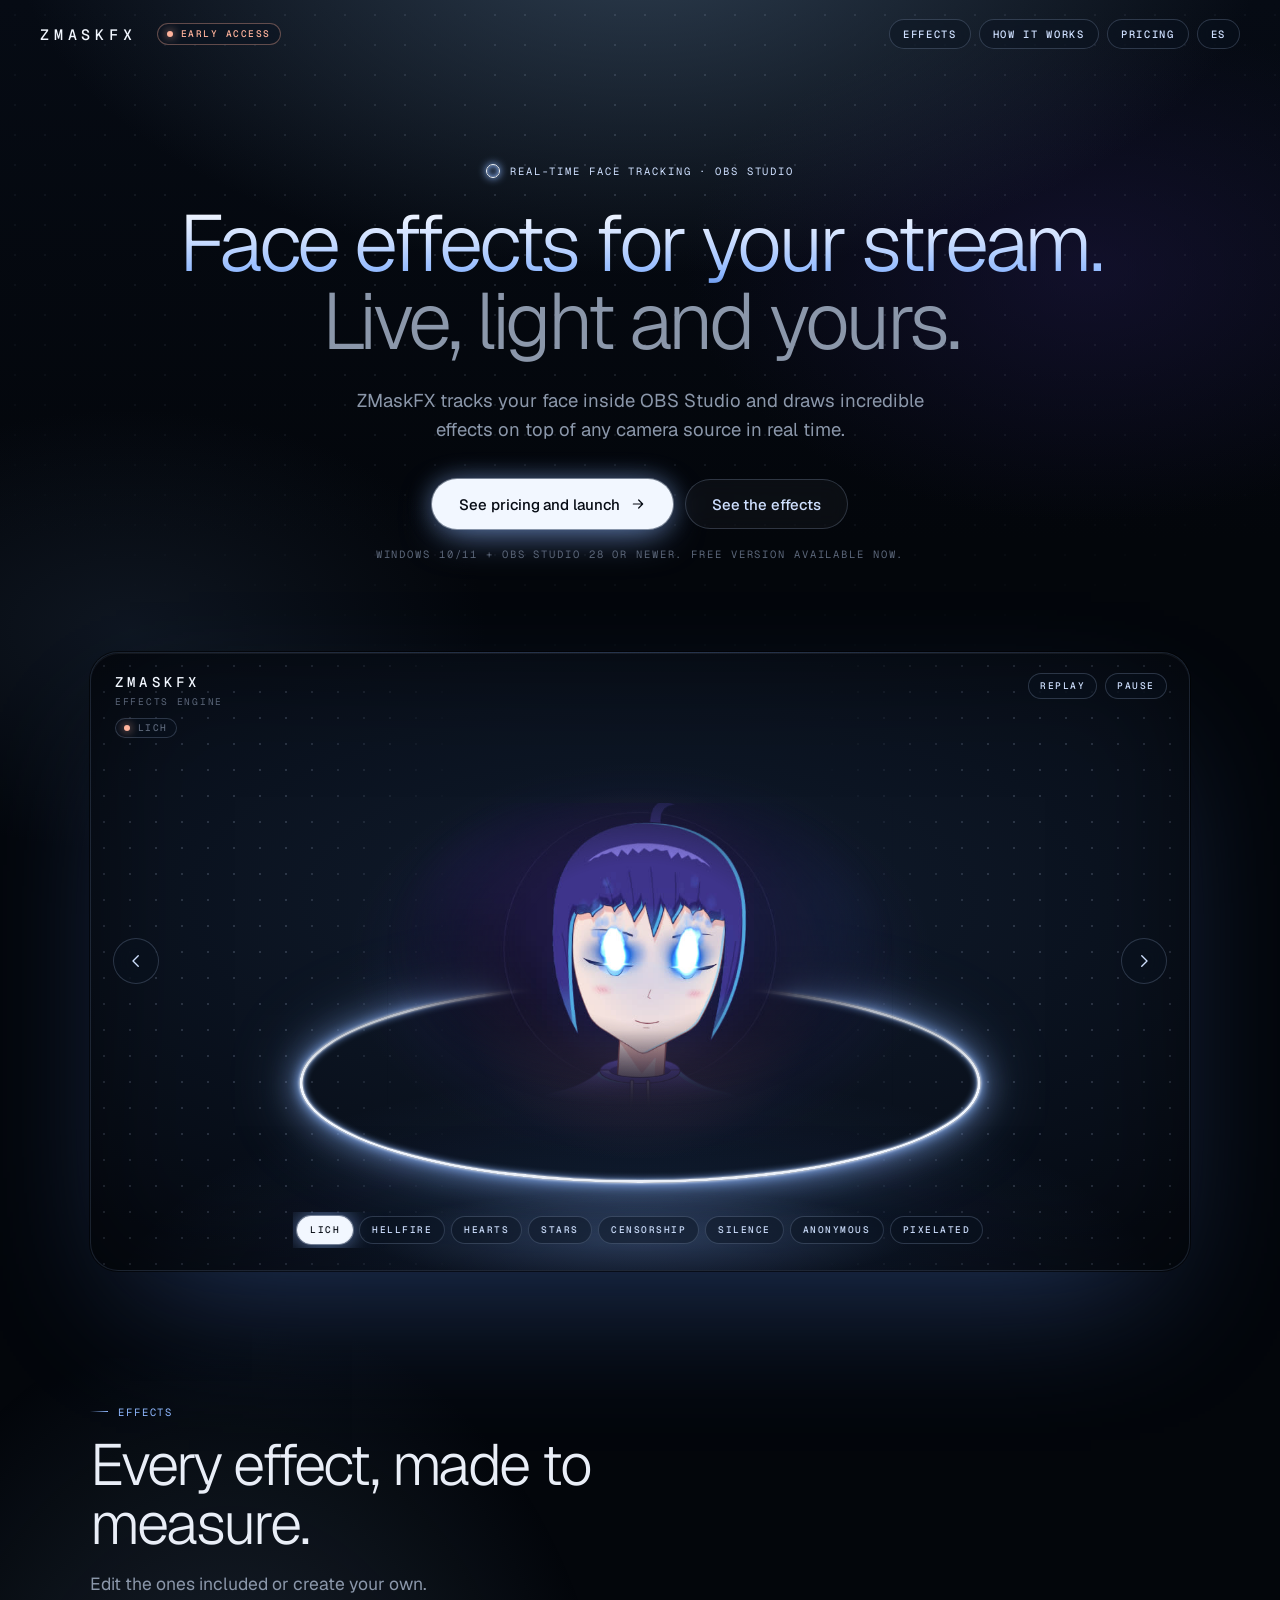
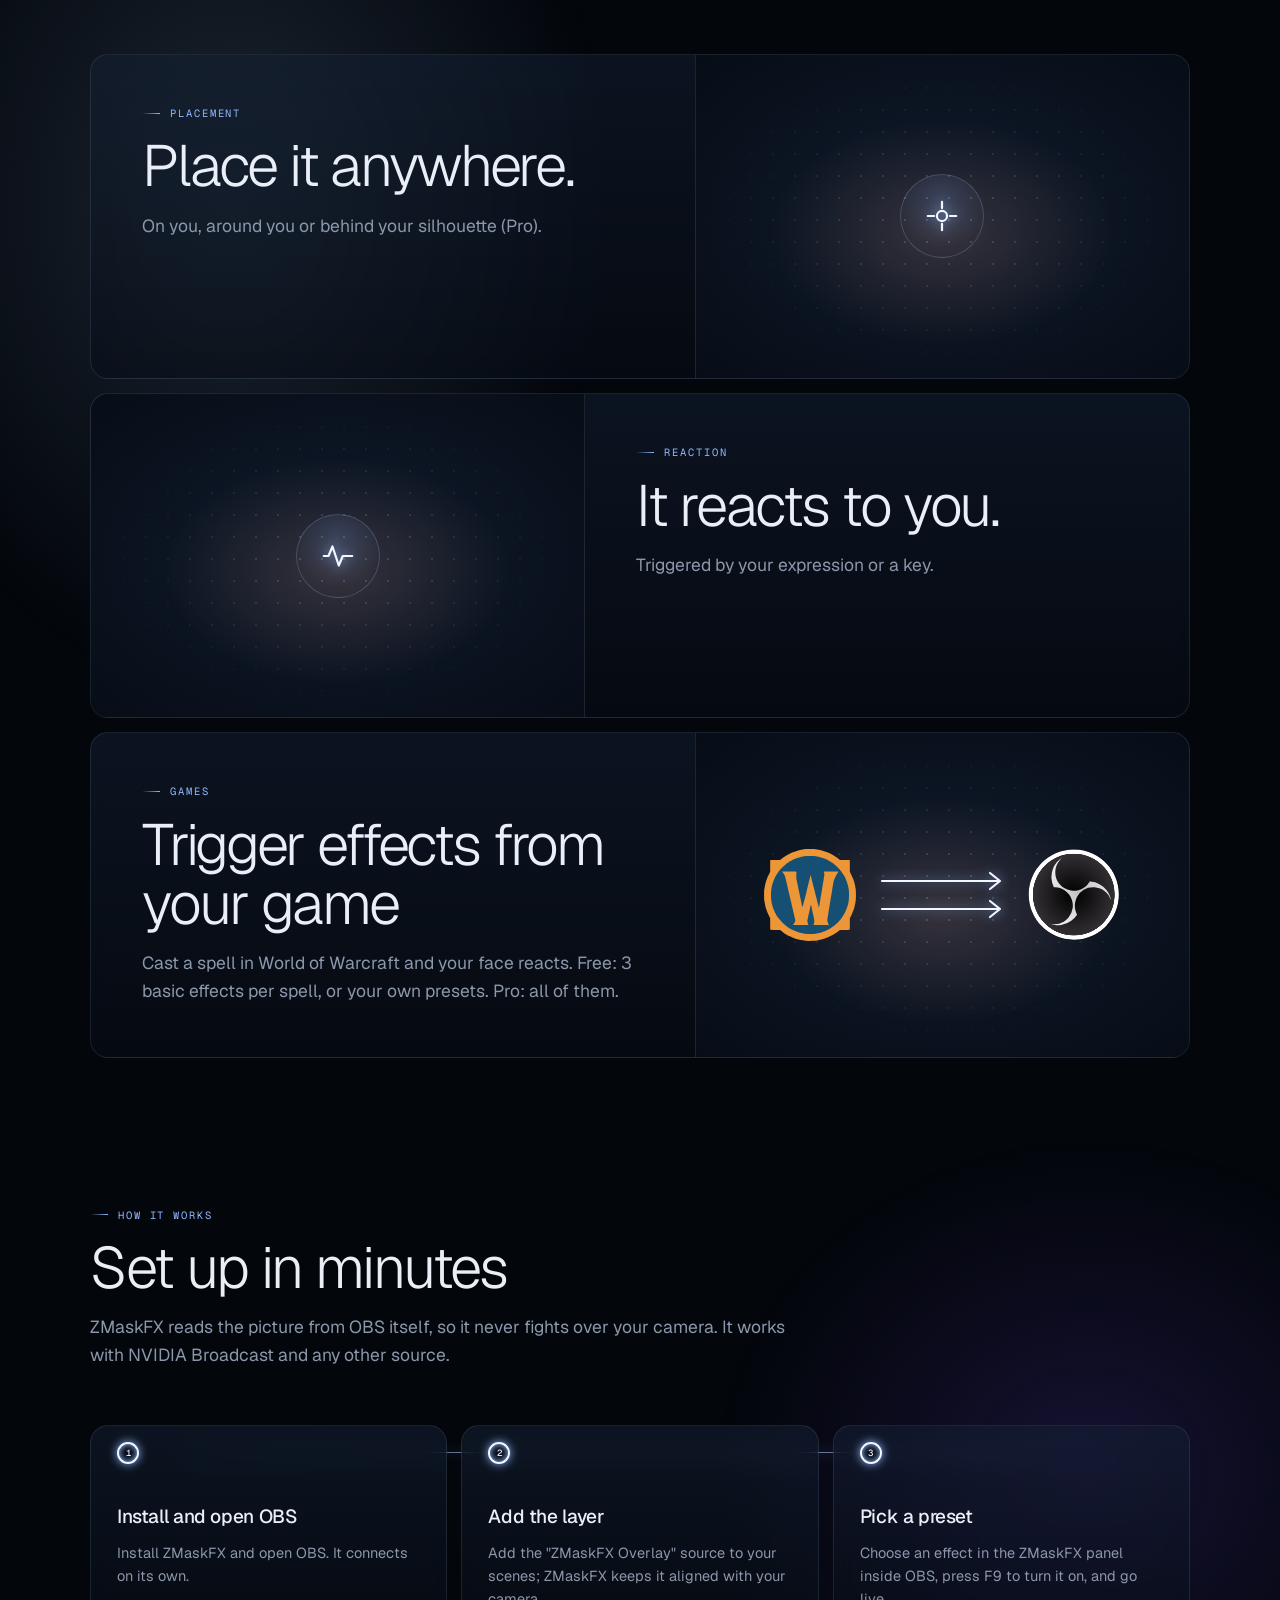
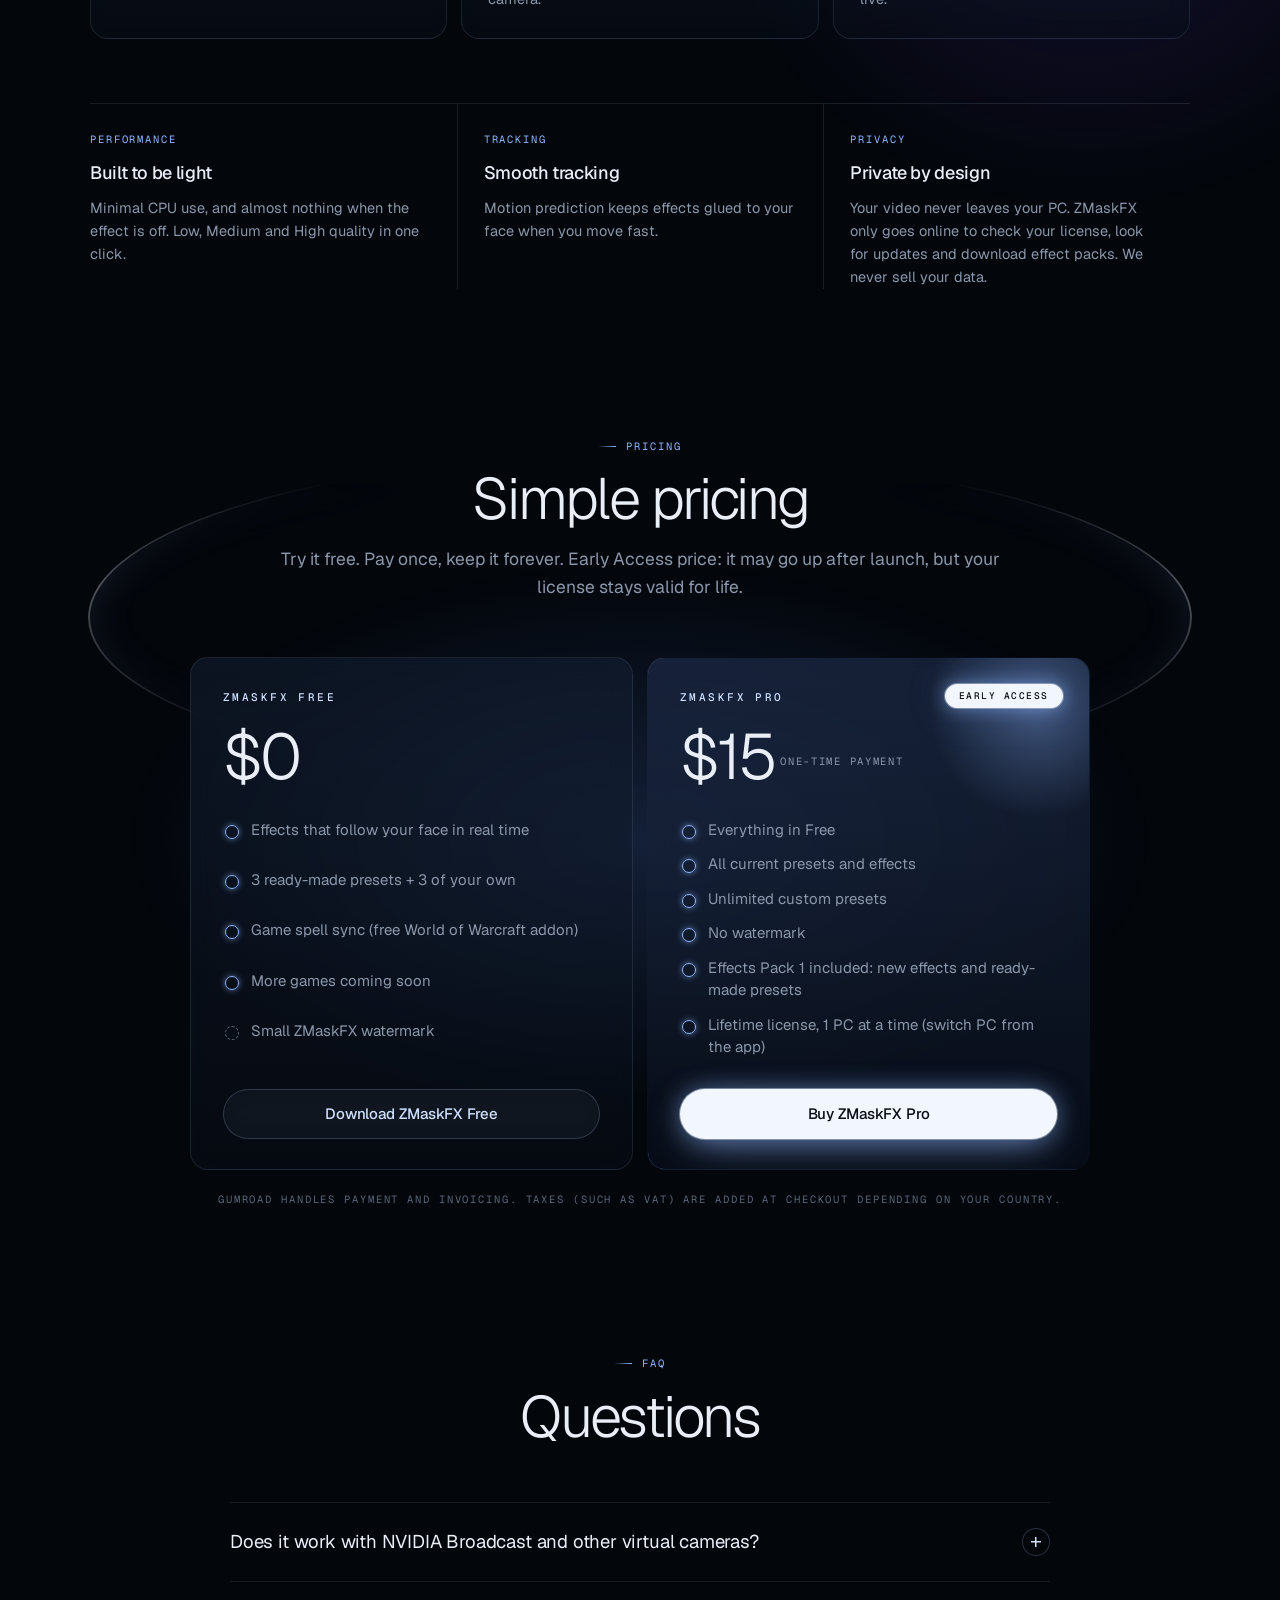
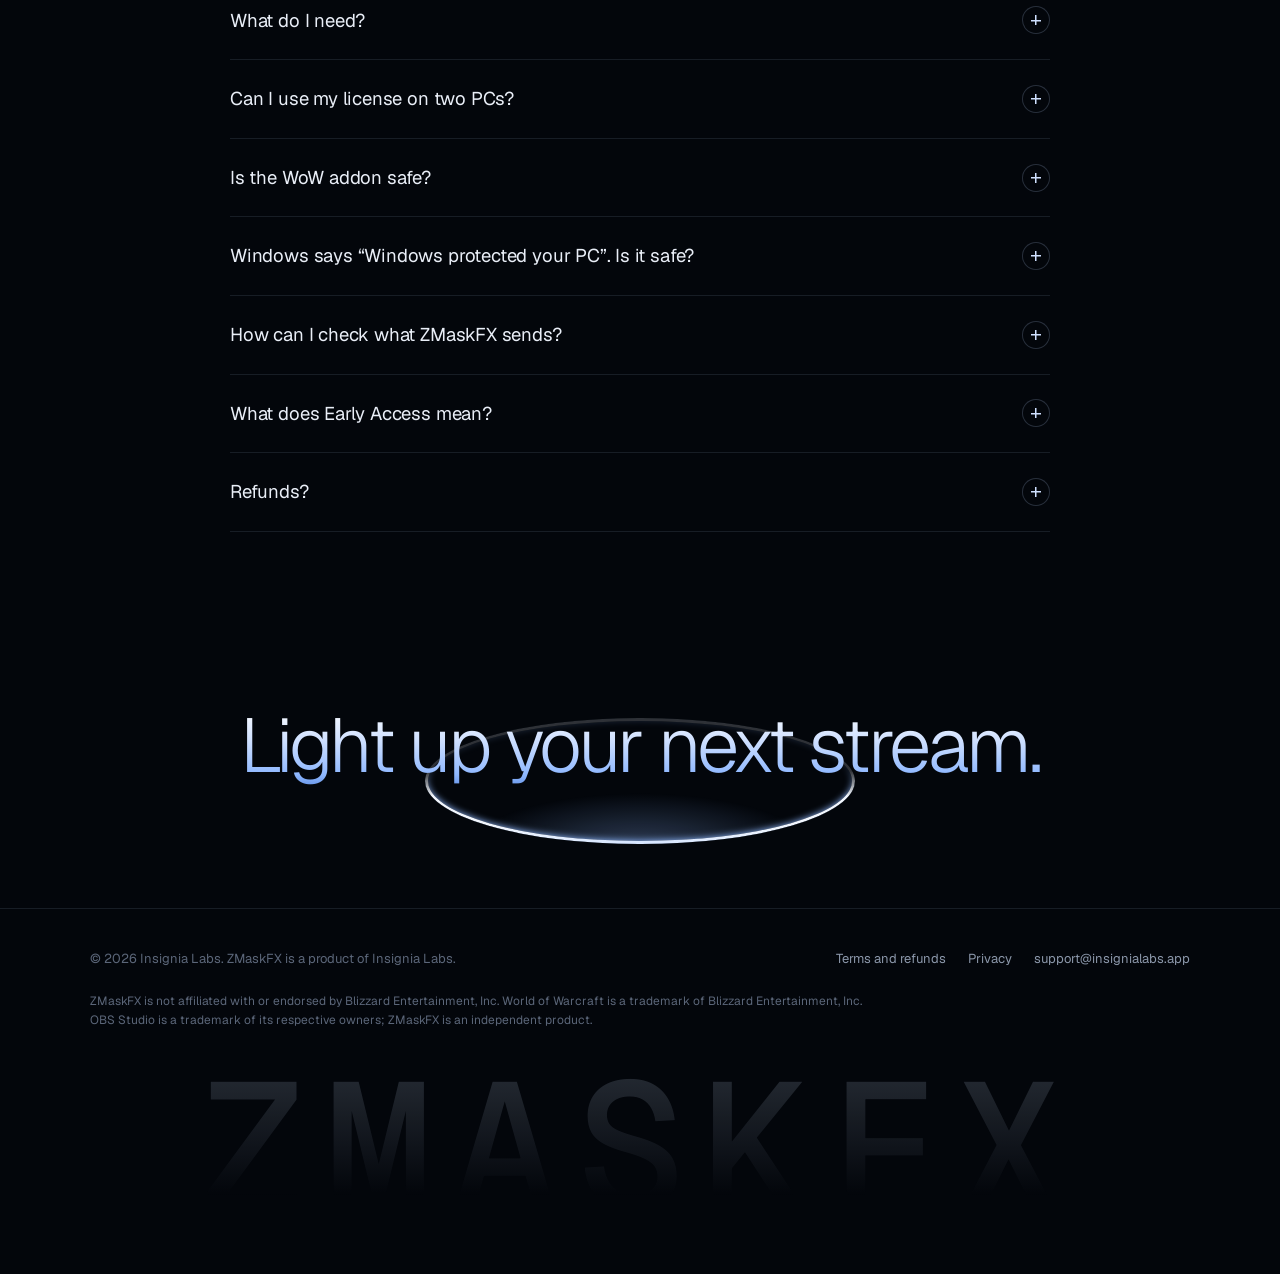
<file: index.html>
<!doctype html>
<html lang="en">
<head>
<meta charset="utf-8">
<meta http-equiv="Content-Security-Policy" content="default-src 'none'; script-src 'sha256-UVJTgR+pRc6A35KRbAucjgEyKd6MLiGAGtuQo5gfNOs='; style-src 'self' 'unsafe-inline'; img-src 'self'; media-src 'self'; font-src 'self'; connect-src 'none'; base-uri 'none'; form-action 'none'; object-src 'none'; upgrade-insecure-requests">
<meta name="referrer" content="strict-origin-when-cross-origin">
<meta name="viewport" content="width=device-width,initial-scale=1">
<title>ZMaskFX Early Access – Real-time face effects for OBS Studio</title>
<meta name="description" content="ZMaskFX adds real-time face effects to OBS Studio: fire eyes, hearts, Anonymous, Pixelated, Censored and more. Lightweight, works with any camera source.">
<meta name="theme-color" content="#03060b">
<link rel="icon" href="favicon.svg?v=3" type="image/svg+xml"><link rel="icon" href="favicon.ico?v=3" sizes="any">
<link rel="preload" href="fonts/geist-latin.woff2" as="font" type="font/woff2" crossorigin>
<link rel="preload" href="fonts/geist-mono-latin.woff2" as="font" type="font/woff2" crossorigin>
<link rel="stylesheet" href="style.css?v=19">
</head>
<body>
<div class="atmos" aria-hidden="true"></div>

<header class="top" id="top-bar"><div class="wrap">
  <a class="brand" href="#top" aria-label="ZMaskFX"><b>ZMASKFX</b></a>
  <span class="pill badge"><span class="dot"></span>Early Access</span>
  <nav aria-label="Main">
    <a class="pill hide-sm" href="#effects" data-i18n="nav_effects">Effects</a>
    <a class="pill hide-sm" href="#how" data-i18n="nav_how">How it works</a>
    <a class="pill" href="#pricing" data-i18n="nav_pricing">Pricing</a>
    <button class="pill" id="lang" type="button" aria-label="Español / English">ES</button>
  </nav>
</div></header>

<main id="top">
<section class="hero"><div class="wrap">
  <p class="eyebrow mono" data-rv><i></i><span data-i18n="eyebrow">Real-time face tracking · OBS Studio</span></p>
  <h1 data-rv style="--d:.08s"><span class="grad" data-i18n="h1a">Face effects for your stream.</span><span class="soft" data-i18n="h1b">Live, light and yours.</span></h1>
  <p class="lead" data-rv style="--d:.18s" data-i18n="lead">ZMaskFX tracks your face inside OBS Studio and draws incredible effects on top of any camera source in real time.</p>
  <div class="cta" data-rv style="--d:.26s">
    <a class="btn pri" href="#pricing"><span data-i18n="cta_buy">See pricing and launch</span><svg viewBox="0 0 24 24" aria-hidden="true"><path d="M5 12h14M13 6l6 6-6 6"/></svg></a>
    <a class="btn sec" href="#stage" data-i18n="cta_see">See the effects</a>
  </div>
  <p class="req mono" data-rv style="--d:.32s" data-i18n="note_win">Windows 10/11 + OBS Studio 28 or newer. Free version available now.</p>

  <div class="stage" id="stage" data-rv style="--d:.4s" tabindex="-1" aria-label="ZMaskFX demo">
    <div class="core" aria-hidden="true"></div>
    <div class="floor" aria-hidden="true"></div>
    <div class="proj" id="proj">
      <video id="demo" autoplay muted loop playsinline preload="metadata" poster="media/demo-exanime.jpg" aria-label="ZMaskFX demo video"><source src="media/demo-exanime.mp4" type="video/mp4"></video>
    </div>
    <i class="ring b back" aria-hidden="true"></i><i class="ring b front" aria-hidden="true"></i>

    <div class="hud hud-tl"><b>ZMASKFX</b><span class="mono" data-i18n="hud_engine">Effects engine</span><span class="pill tag"><span class="live"></span><span id="fx-name">Exánime</span></span></div>
    <div class="hud hud-tr">
      <button class="pill" type="button" id="replay" data-i18n="hud_replay">Replay</button>
      <button class="pill" type="button" id="pause" data-i18n="hud_pause">Pause</button>
    </div>
    <button class="fx-arrow prev" type="button" id="fx-prev" data-i18n-label="fx_prev" aria-label="Previous effect"><svg viewBox="0 0 24 24" aria-hidden="true"><path d="M15 5l-7 7 7 7"/></svg></button>
    <button class="fx-arrow next" type="button" id="fx-next" data-i18n-label="fx_next" aria-label="Next effect"><svg viewBox="0 0 24 24" aria-hidden="true"><path d="M9 5l7 7-7 7"/></svg></button>
    <div class="chips" id="chips" role="tablist" aria-label="Effects">
      <button type="button" class="pill" role="tab" data-fx="Exánime" data-i18n="fx_dk">Lich</button>
      <button type="button" class="pill" role="tab" data-fx="Fuego infernal" data-i18n="fx_fire">Hellfire</button>
      <button type="button" class="pill" role="tab" data-fx="Corazones" data-i18n="fx_hearts">Hearts</button>
      <button type="button" class="pill" role="tab" data-fx="Anime estrellas" data-i18n="fx_anime">Stars</button>
      <button type="button" class="pill" role="tab" data-fx="Censura" data-i18n="fx_censor">Censorship</button>
      <button type="button" class="pill" role="tab" data-fx="Silencio" data-i18n="fx_zip">Silence</button>
      <button type="button" class="pill" role="tab" data-fx="Anonimo" data-i18n="fx_anon">Anonymous</button>
      <button type="button" class="pill" role="tab" data-fx="Pixelado" data-i18n="fx_pixel">Pixelated</button>
    </div>
  </div>
</div></section>

<section id="effects"><div class="wrap">
  <div class="head" data-rv>
    <span class="label mono" data-i18n="lbl_effects">Effects</span>
    <h2 data-i18n="eff_h">Every effect, made to measure.</h2>
    <p data-i18n="eff_sub">Edit the ones included or create your own.</p>
  </div>
  <div class="stack">
    <div class="glass game" data-rv>
      <div class="txt"><div class="head">
        <span class="label mono" data-i18n="lbl_place">Placement</span>
        <h3 data-i18n="e1h">Place it anywhere.</h3>
        <p data-i18n="e1p">On you, around you or behind your silhouette (Pro).</p>
      </div></div>
      <div class="vis" aria-hidden="true"><span class="glyph"><svg viewBox="0 0 24 24" aria-hidden="true"><circle cx="12" cy="12" r="3.2"/><path d="M12 3v4M12 17v4M3 12h4M17 12h4"/></svg></span></div>
    </div>
    <div class="glass game rev" data-rv style="--d:0.08s">
      <div class="txt"><div class="head">
        <span class="label mono" data-i18n="lbl_react">Reaction</span>
        <h3 data-i18n="e2h">It reacts to you.</h3>
        <p data-i18n="e2p">Triggered by your expression or a key.</p>
      </div></div>
      <div class="vis" aria-hidden="true"><span class="glyph"><svg viewBox="0 0 24 24" aria-hidden="true"><path d="M3 12h3l2.5-6 4 12 2.5-6H21"/></svg></span></div>
    </div>
    <div class="glass game" data-rv style="--d:0.16s">
      <div class="txt"><div class="head">
        <span class="label mono" data-i18n="lbl_games">Games</span>
        <h3 data-i18n="wow_h">Trigger effects from your game</h3>
        <p data-i18n="wow_sub">Cast a spell in World of Warcraft and your face reacts. Free: 3 basic effects per spell, or your own presets. Pro: all of them.</p>
      </div></div>
      <div class="vis" aria-hidden="true"><svg class="flow" viewBox="0 0 400 200"><image href="img/wow-logo.svg" x="22" y="54" width="92" height="92"/><path class="arrow" d="M140 86H258M248 78l10 8-10 8"/><path class="arrow" d="M140 114H258M248 106l10 8-10 8"/><circle class="pk" cx="140" cy="86" r="3"/><circle class="pk p2" cx="140" cy="114" r="3"/><image href="img/obs-studio.svg" x="286" y="54" width="92" height="92"/></svg></div>
    </div>
  </div>
</div></section>

<section id="how"><div class="wrap">
  <div class="head" data-rv>
    <span class="label mono" data-i18n="lbl_how">How it works</span>
    <h2 data-i18n="how_h">Set up in minutes</h2>
    <p data-i18n="how_sub">ZMaskFX reads the picture from OBS itself, so it never fights over your camera. It works with NVIDIA Broadcast and any other source.</p>
  </div>
  <ol class="steps">
    <li class="glass step" data-rv><span class="node">1</span><h3 data-i18n="s1h">Install and open OBS</h3><p data-i18n="s1p">Install ZMaskFX and open OBS. It connects on its own.</p></li>
    <li class="glass step" data-rv style="--d:.1s"><span class="node">2</span><h3 data-i18n="s2h">Add the layer</h3><p data-i18n="s2p">Add the "ZMaskFX Overlay" source to your scenes; ZMaskFX keeps it aligned with your camera.</p></li>
    <li class="glass step" data-rv style="--d:.2s"><span class="node">3</span><h3 data-i18n="s3h">Pick a preset</h3><p data-i18n="s3p">Choose an effect in the ZMaskFX panel inside OBS, press F9 to turn it on, and go live.</p></li>
  </ol>
  <div class="traits">
    <div class="trait" data-rv><span class="mono" data-i18n="t1">Performance</span><h3 data-i18n="l1h">Built to be light</h3><p data-i18n="l1p">Minimal CPU use, and almost nothing when the effect is off. Low, Medium and High quality in one click.</p></div>
    <div class="trait" data-rv style="--d:.08s"><span class="mono" data-i18n="t2">Tracking</span><h3 data-i18n="l2h">Smooth tracking</h3><p data-i18n="l2p">Motion prediction keeps effects glued to your face when you move fast.</p></div>
    <div class="trait" data-rv style="--d:.16s"><span class="mono" data-i18n="t3">Privacy</span><h3 data-i18n="l3h">Private by design</h3><p data-i18n="l3p">Your video never leaves your PC. ZMaskFX only goes online to check your license, look for updates and download effect packs. We never sell your data.</p></div>
  </div>
</div></section>

<section id="pricing"><div class="wrap">
  <div class="head c" data-rv>
    <span class="label mono" data-i18n="lbl_price">Pricing</span>
    <h2 data-i18n="pr_h">Simple pricing</h2>
    <p data-i18n="pr_sub">Try it free. Pay once, keep it forever. Early Access price: it may go up after launch, but your license stays valid for life.</p>
  </div>
  <div class="plans">
    <div class="glass plan" data-rv>
      <h3>ZMaskFX Free</h3><div class="amt">$0</div>
      <ul>
        <li data-i18n="f1">Effects that follow your face in real time</li>
        <li data-i18n="f2">3 ready-made presets + 3 of your own</li>
        <li data-i18n="f3">Game spell sync (free World of Warcraft addon)</li>
        <li data-i18n="f5">More games coming soon</li>
        <li class="no" data-i18n="f4">Small ZMaskFX watermark</li>
      </ul>
      <a class="btn sec" id="get-free" href="https://insignialabs.gumroad.com/l/ZMaskFXFree" data-i18n="cta_free">Download ZMaskFX Free</a>
    </div>
    <div class="glass plan pro" data-rv style="--d:.1s">
      <span class="halo" aria-hidden="true"></span><span class="crown" aria-hidden="true"></span>
      <span class="pill on ribbon">Early Access</span>
      <h3>ZMaskFX Pro</h3><div class="amt">$15<small data-i18n="once">one-time payment</small></div>
      <ul>
        <li data-i18n="p1">Everything in Free</li>
        <li data-i18n="p2">All current presets and effects</li>
        <li data-i18n="p3">Unlimited custom presets</li>
        <li data-i18n="p4">No watermark</li>
        <li data-i18n="p6">Effects Pack 1 included: new effects and ready-made presets</li>
        <li data-i18n="p5">Lifetime license, 1 PC at a time (switch PC from the app)</li>
      </ul>
      <a class="btn pri" id="buy" href="#" data-i18n="cta_buy2">Buy ZMaskFX Pro</a>
    </div>
  </div>
  <p class="tax mono" data-i18n="tax">Gumroad handles payment and invoicing. Taxes (such as VAT) are added at checkout depending on your country.</p>
</div></section>

<section id="faq"><div class="wrap">
  <div class="head c" data-rv>
    <span class="label mono" data-i18n="lbl_faq">FAQ</span>
    <h2 data-i18n="faq_h">Questions</h2>
  </div>
  <div class="faq" data-rv>
    <details><summary data-i18n="q1">Does it work with NVIDIA Broadcast and other virtual cameras?</summary><p data-i18n="a1">Yes. ZMaskFX reads the picture from the OBS source, so any source OBS can show works, including NVIDIA Broadcast.</p></details>
    <details><summary data-i18n="q2">What do I need?</summary><p data-i18n="a2">Windows 10/11 and OBS Studio 28 or newer with obs-websocket enabled (included in OBS). A regular gaming PC is plenty.</p></details>
    <details><summary data-i18n="q3">Can I use my license on two PCs?</summary><p data-i18n="a3">One license works on one PC at a time. To switch, just activate your key on the new PC: the license moves there by itself and the old PC goes back to Free. Reinstalling on the same PC never counts.</p></details>
    <details><summary data-i18n="q4">Is the WoW addon safe?</summary><p data-i18n="a4">It is free, open source and only displays information about your own spells. It does not automate anything or read other players. ZMaskFX is not affiliated with or endorsed by Blizzard Entertainment.</p></details>
    <details><summary data-i18n="q7">Windows says “Windows protected your PC”. Is it safe?</summary><p data-i18n="a7">Yes. Windows shows that notice for programs from small independent studios that are not downloaded by millions yet: it means “unknown publisher”, not that a threat was found. Click “More info” and then “Run anyway”. The installer does not ask for administrator rights and only installs into its own folder; uninstalling removes it completely.</p></details>
    <details><summary data-i18n="q8">How can I check what ZMaskFX sends?</summary><p data-i18n="a8">You do not have to take our word for it. With ZMaskFX running, open Windows Resource Monitor (Network tab) or any firewall: you will only see our licence and effect pack server (Cloudflare) and updates (GitHub). Your video never leaves your PC. If your antivirus has doubts, you can also scan the installer on VirusTotal. Details in the <a href="privacy.html">privacy policy</a>.</p></details>
    <details><summary data-i18n="q6">What does Early Access mean?</summary><p data-i18n="a6">ZMaskFX is already working and in use, and we keep adding effects, games and fixes. Early Access buyers get the lowest price and every update. If something does not work on your setup, write to us and we will fix it or refund you.</p></details>
    <details><summary data-i18n="q5">Refunds?</summary><p data-i18n="a5">If ZMaskFX does not work on your setup, email us at <a href="mailto:support@insignialabs.app">support@insignialabs.app</a> within 30 days of purchase for a refund. See the <a href="terms.html">terms</a>.</p></details>
  </div>
</div></section>

<section class="final"><div class="wrap">
  <h2 data-rv><span class="grad" data-i18n="final_h">Light up your next stream.</span></h2>
  <div class="ring-solo" aria-hidden="true"></div>
</div></section>
</main>

<footer class="foot"><div class="wrap">
  <div class="row">
    <div>&copy; 2026 Insignia Labs. ZMaskFX is a product of Insignia Labs.</div>
    <div class="links"><a href="terms.html" data-i18n="ft_terms">Terms and refunds</a><a href="privacy.html" data-i18n="ft_priv">Privacy</a><a href="mailto:support@insignialabs.app">support@insignialabs.app</a></div>
  </div>
  <p class="legal" data-i18n="legal">ZMaskFX is not affiliated with or endorsed by Blizzard Entertainment, Inc. World of Warcraft is a trademark of Blizzard Entertainment, Inc. OBS Studio is a trademark of its respective owners; ZMaskFX is an independent product.</p>
  <span class="word" aria-hidden="true">ZMASKFX</span>
</div></footer>

<script>
document.documentElement.classList.add('js');
// Enlace de compra de Pro (Gumroad). El de Free va directo en el HTML (#get-free).
const CHECKOUT_URL = 'https://insignialabs.gumroad.com/l/ZMaskFXPro';
const REDUCED = window.matchMedia('(prefers-reduced-motion: reduce)').matches;

// Sin tienda abierta el botón dice "Muy pronto" (antes de leer los textos en inglés del HTML).
function setupBuy() {
  const buy = document.getElementById('buy');
  if (CHECKOUT_URL) { buy.href = CHECKOUT_URL; return; }
  buy.removeAttribute('href'); buy.setAttribute('aria-disabled', 'true'); buy.className = 'btn sec';
  buy.dataset.i18n = 'cta_soon'; buy.textContent = 'Coming soon';
}
setupBuy();

const I18N = {
 es: {
  eyebrow:'Seguimiento facial en tiempo real · OBS Studio',
  nav_effects:'Efectos', nav_how:'Cómo funciona', nav_pricing:'Precio',
  h1a:'Efectos faciales para tu stream.', h1b:'En directo, ligeros y tuyos.',
  lead:'ZMaskFX sigue tu cara dentro de OBS Studio y dibuja efectos increíbles sobre cualquier fuente de cámara y en tiempo real.',
  cta_buy:'Ver precio y lanzamiento', cta_see:'Ver los efectos', note_win:'Windows 10/11 + OBS Studio 28 o superior. Versión gratuita disponible ahora.',
  hud_engine:'Motor de efectos', hud_replay:'Repetir', hud_pause:'Pausa', hud_play:'Seguir', fx_prev:'Efecto anterior', fx_next:'Efecto siguiente',
  lbl_effects:'Efectos', eff_h:'Cada efecto, a tu medida.', eff_sub:'Edita los que vienen incluidos o crea los tuyos.',
  lbl_place:'Posición', lbl_react:'Reacción',
  e1h:'Colócalo donde quieras.', e1p:'Sobre ti, a tu alrededor o detrás de tu silueta (Pro).',
  e2h:'Reacciona a ti.', e2p:'Se activa con tu expresión o con una tecla.',
  lbl_how:'Cómo funciona', how_h:'Listo en minutos', how_sub:'ZMaskFX lee la imagen desde el propio OBS, así que nunca pelea por tu cámara. Funciona con NVIDIA Broadcast y cualquier otra fuente.',
  s1h:'Instala y abre OBS', s1p:'Instala ZMaskFX y abre OBS. Se conecta solo.', s2h:'Añade la capa', s2p:'Añade la fuente "ZMaskFX Overlay" a tus escenas; ZMaskFX la mantiene alineada con tu cámara.', s3h:'Elige un preset', s3p:'Escoge un efecto en el panel de ZMaskFX dentro de OBS, pulsa F9 para activarlo y empieza el directo.',
  t1:'Rendimiento', t2:'Seguimiento', t3:'Privacidad',
  l1h:'Muy ligero', l1p:'Consumo mínimo de CPU, y casi nulo con el efecto apagado. Calidad Baja, Media y Alta con un clic.',
  l2h:'Seguimiento fluido', l2p:'La predicción de movimiento mantiene los efectos pegados a tu cara cuando te mueves rápido.',
  l3h:'Privado por diseño', l3p:'Tu vídeo nunca sale de tu PC. ZMaskFX solo se conecta para comprobar tu licencia, buscar actualizaciones y descargar packs de efectos. Nunca vendemos tus datos.',
  lbl_games:'Juegos', wow_h:'Dispara efectos desde tu juego', wow_sub:'Lanza un hechizo en World of Warcraft y tu cara reacciona. Gratis: 3 efectos básicos por hechizo o tus propios presets. Pro: todos.',
  lbl_price:'Precio', pr_h:'Precio simple', pr_sub:'Pruébalo gratis. Paga una vez y es tuyo para siempre. Precio de acceso anticipado: puede subir tras el lanzamiento, pero tu licencia seguirá válida de por vida.', once:'pago único',
  f1:'Efectos que siguen tu cara en tiempo real', f2:'3 presets listos + 3 propios', f3:'Sincronización con hechizos (addon gratuito de World of Warcraft)', f5:'Más juegos próximamente', f4:'Pequeña marca de agua ZMaskFX', cta_free:'Descargar ZMaskFX Free',
  p1:'Todo lo de Free', p2:'Todos los presets y efectos actuales', p3:'Presets propios ilimitados', p4:'Sin marca de agua', p5:'Licencia de por vida, 1 PC a la vez (cambia de PC desde la app)', p6:'Pack 1 de efectos incluido: efectos nuevos y presets listos', cta_buy2:'Comprar ZMaskFX Pro', cta_soon:'Muy pronto',
  tax:'Gumroad gestiona el pago y la factura. Los impuestos (como el IVA) se suman al pagar según tu país.',
  lbl_faq:'Preguntas frecuentes', faq_h:'Preguntas', q1:'¿Funciona con NVIDIA Broadcast y otras cámaras virtuales?', a1:'Sí. ZMaskFX lee la imagen de la fuente de OBS, así que sirve cualquier fuente que OBS pueda mostrar, incluida NVIDIA Broadcast.',
  q2:'¿Qué necesito?', a2:'Windows 10/11 y OBS Studio 28 o superior con obs-websocket activado (viene incluido). Un PC de juego normal es suficiente.',
  q3:'¿Puedo usar mi licencia en dos PC?', a3:'Una licencia funciona en un PC a la vez. Para cambiar, activa tu clave en el PC nuevo: la licencia se mueve sola y el antiguo vuelve a Free. Reinstalar en el mismo PC nunca cuenta.',
  q4:'¿Es seguro el addon de WoW?', a4:'Es gratuito, de código abierto y solo muestra información de tus propios hechizos. No automatiza nada ni lee a otros jugadores. ZMaskFX no está afiliado a Blizzard Entertainment ni cuenta con su respaldo.',
  q7:'Windows dice «Windows protegió su PC». ¿Es seguro?', a7:'Sí. Windows muestra ese aviso con los programas de estudios pequeños e independientes que aún no descargan millones de personas: significa «editor desconocido», no que haya encontrado una amenaza. Pulsa «Más información» y luego «Ejecutar de todas formas». El instalador no pide permisos de administrador y solo se instala en su propia carpeta; al desinstalarlo se borra por completo.',
  q8:'¿Cómo compruebo lo que envía ZMaskFX?', a8:'No tienes que fiarte de nuestra palabra. Con ZMaskFX abierto, abre el Monitor de recursos de Windows (pestaña Red) o cualquier firewall: solo verás nuestro servidor de licencias y packs de efectos (en Cloudflare) y las actualizaciones (GitHub). Tu vídeo nunca sale de tu PC. Si tu antivirus duda, también puedes analizar el instalador en VirusTotal. Más detalles en la <a href="privacy.html">política de privacidad</a>.',
  q6:'¿Qué significa Early Access?', a6:'ZMaskFX ya funciona y se usa, y seguimos añadiendo efectos, juegos y arreglos. Quien compra en acceso anticipado paga el precio más bajo y recibe todas las actualizaciones. Si algo no funciona en tu equipo, escríbenos y lo arreglamos o te devolvemos el dinero.',
  q5:'¿Reembolsos?', a5:'Si ZMaskFX no funciona en tu equipo, escríbenos a <a href="mailto:support@insignialabs.app">support@insignialabs.app</a> en los 30 días posteriores a la compra para pedir el reembolso. Consulta las <a href="terms.html">condiciones</a>.',
  final_h:'Ilumina tu próximo directo.',
  ft_terms:'Términos y reembolsos', ft_priv:'Privacidad',
  fx_dk:'Exánime', fx_fire:'Fuego infernal', fx_hearts:'Corazones', fx_anime:'Estrellas', fx_censor:'Censura', fx_zip:'Silencio',
  fx_anon:'Anónimo', fx_pixel:'Pixelado',
  legal:'ZMaskFX no está afiliado a Blizzard Entertainment, Inc. ni cuenta con su respaldo. World of Warcraft es una marca de Blizzard Entertainment, Inc. OBS Studio es una marca de sus respectivos propietarios; ZMaskFX es un producto independiente.'
 }
};
const EN = {hud_play: 'Play'};
document.querySelectorAll('[data-i18n]').forEach(n => { EN[n.dataset.i18n] = n.innerHTML; });
document.querySelectorAll('[data-i18n-label]').forEach(n => { EN[n.dataset.i18nLabel] = n.getAttribute('aria-label'); });
const text = k => (document.documentElement.lang === 'es' ? I18N.es[k] : EN[k]);

function setLang(l) {
  document.documentElement.lang = l;
  document.querySelectorAll('[data-i18n]').forEach(n => { const v = text(n.dataset.i18n); if (v !== undefined) n.innerHTML = v; });
  document.querySelectorAll('[data-i18n-label]').forEach(n => { const v = text(n.dataset.i18nLabel); if (v !== undefined) n.setAttribute('aria-label', v); });
  document.getElementById('lang').textContent = l === 'es' ? 'EN' : 'ES';
  updatePauseLabel();
  updateFxName();
  try { localStorage.setItem('maskfx_lang', l); } catch (e) { /* sin almacenamiento */ }
}

// Demo: vídeos grabados con tools/build_site_video.py (la web no publica el motor ni los presets: docs/AUDITORIA_SEGURIDAD.md A1).
const DEMO_VIDEOS = {'Exánime': 'exanime', 'Fuego infernal': 'fuego-infernal', 'Corazones': 'corazones', 'Anime estrellas': 'anime-estrellas',
  'Censura': 'censura', 'Silencio': 'silencio', 'Anonimo': 'anonimo', 'Pixelado': 'pixelado'};
const DEMO_AUTO_MS = 6000;   // = duración de cada vídeo
const SWAP_MS = 220;
const demo = {video: document.getElementById('demo'), proj: document.getElementById('proj'), chips: [...document.querySelectorAll('#chips .pill')],
  idx: 0, timer: 0, auto: true, paused: false};

function updateFxName() { document.getElementById('fx-name').textContent = demo.chips[demo.idx].textContent; }
function updatePauseLabel() { const b = document.getElementById('pause'); b.textContent = text(demo.paused ? 'hud_play' : 'hud_pause'); b.classList.toggle('on', demo.paused); }

function playVideo() {
  const p = demo.video.play();
  if (p && p.catch) p.catch(() => { /* autoplay bloqueado: queda el poster */ });
}

function loadDemo(slug) {
  demo.proj.classList.add('swap');
  setTimeout(() => {
    demo.video.poster = 'media/demo-' + slug + '.jpg';
    demo.video.src = 'media/demo-' + slug + '.mp4';
    if (!demo.paused) playVideo();
    demo.proj.classList.remove('swap');
  }, REDUCED ? 0 : SWAP_MS);
}

// Centra la pastilla elegida en su fila (móvil) sin mover la página.
function centerChip(chip) {
  const row = chip.parentElement;
  if (row.scrollWidth <= row.clientWidth) return;
  row.scrollTo({left: chip.offsetLeft - (row.clientWidth - chip.offsetWidth) / 2, behavior: REDUCED ? 'auto' : 'smooth'});
}

function showDemo(i, byUser) {
  demo.idx = (i + demo.chips.length) % demo.chips.length;
  demo.chips.forEach((c, n) => { c.setAttribute('aria-selected', n === demo.idx ? 'true' : 'false'); c.tabIndex = n === demo.idx ? 0 : -1; });
  const chip = demo.chips[demo.idx];
  centerChip(chip);
  if (byUser) demo.auto = false;
  clearTimeout(demo.timer);
  if (demo.auto && !demo.paused) demo.timer = setTimeout(() => showDemo(demo.idx + 1, false), DEMO_AUTO_MS);
  updateFxName();
  const slug = DEMO_VIDEOS[chip.dataset.fx];
  if (slug) loadDemo(slug);
}

function togglePause() {
  demo.paused = !demo.paused;
  clearTimeout(demo.timer);
  if (demo.paused) demo.video.pause();
  else { playVideo(); if (demo.auto) demo.timer = setTimeout(() => showDemo(demo.idx + 1, false), DEMO_AUTO_MS); }
  updatePauseLabel();
}

function setupDemo() {
  demo.chips.forEach((c, n) => c.addEventListener('click', () => showDemo(n, true)));
  document.getElementById('replay').addEventListener('click', () => { demo.video.currentTime = 0; if (demo.paused) togglePause(); else playVideo(); });
  document.getElementById('pause').addEventListener('click', togglePause);
  document.getElementById('fx-prev').addEventListener('click', () => showDemo(demo.idx - 1, true));
  document.getElementById('fx-next').addEventListener('click', () => showDemo(demo.idx + 1, true));
  document.addEventListener('keydown', e => {
    if (e.key !== 'ArrowLeft' && e.key !== 'ArrowRight') return;
    if (e.target.closest('input,textarea,select,summary')) return;
    const r = document.getElementById('stage').getBoundingClientRect();
    if (r.bottom < 0 || r.top > window.innerHeight) return;
    e.preventDefault();
    showDemo(demo.idx + (e.key === 'ArrowRight' ? 1 : -1), true);
    demo.chips[demo.idx].focus({preventScroll: true});
  });
}

// Cabecera con fondo al bajar, aparición al hacer scroll y foco de luz en las tarjetas.
function setupChrome() {
  const bar = document.getElementById('top-bar');
  const onScroll = () => bar.classList.toggle('scrolled', window.scrollY > 24);
  window.addEventListener('scroll', onScroll, {passive: true}); onScroll();
  const items = document.querySelectorAll('[data-rv]');
  if (!('IntersectionObserver' in window)) { items.forEach(n => n.classList.add('in')); return; }
  const io = new IntersectionObserver(es => es.forEach(e => { if (e.isIntersecting) { e.target.classList.add('in'); io.unobserve(e.target); } }), {rootMargin: '0px 0px -8% 0px'});
  items.forEach(n => io.observe(n));
  document.querySelectorAll('.glass').forEach(card => card.addEventListener('pointermove', e => {
    const r = card.getBoundingClientRect();
    card.style.setProperty('--mx', (e.clientX - r.left) + 'px');
    card.style.setProperty('--my', (e.clientY - r.top) + 'px');
  }));
}

document.getElementById('lang').onclick = () => setLang(document.documentElement.lang === 'es' ? 'en' : 'es');
setupDemo();
setupChrome();
let saved = null; try { saved = localStorage.getItem('maskfx_lang'); } catch (e) { /* sin almacenamiento */ }
if (saved === 'es' || (!saved && navigator.language && navigator.language.toLowerCase().startsWith('es'))) setLang('es');
showDemo(0, false);
</script>
</body>
</html>
</file>
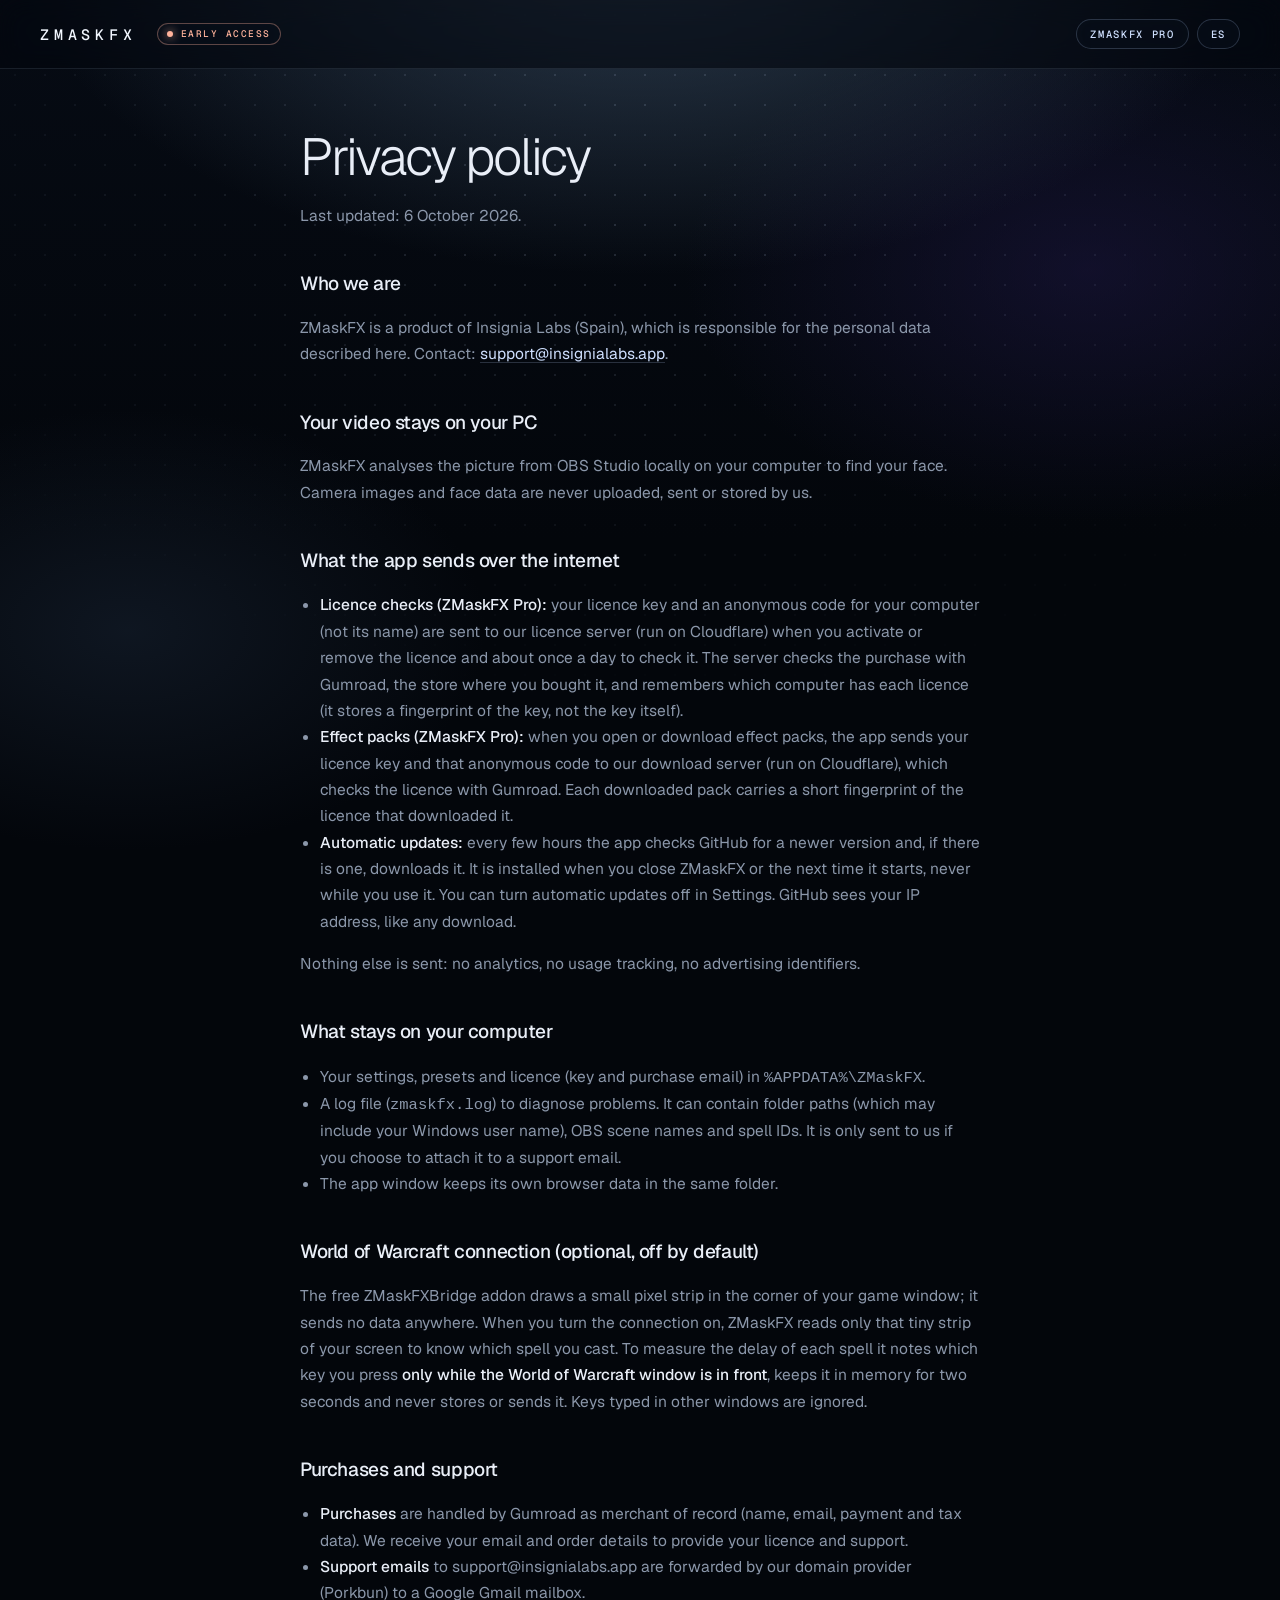
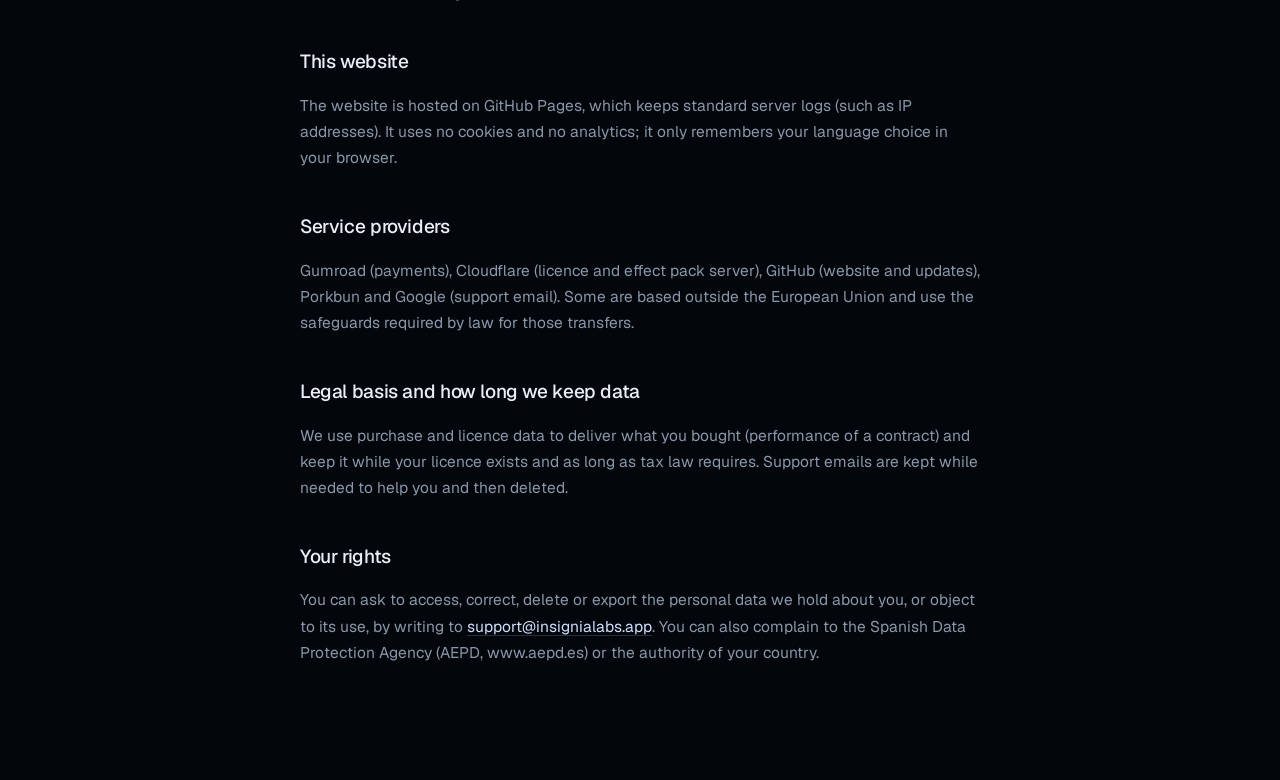
<file: privacy.html>
<!doctype html>
<html lang="en"><head><meta charset="utf-8">
<meta http-equiv="Content-Security-Policy" content="default-src 'none'; script-src 'sha256-wenRB7uzCdGBovsb9C00Sm1f5bwtj+48CsK+rt9dWng='; style-src 'self' 'unsafe-inline'; img-src 'self'; media-src 'self'; font-src 'self'; connect-src 'none'; base-uri 'none'; form-action 'none'; object-src 'none'; upgrade-insecure-requests">
<meta name="referrer" content="strict-origin-when-cross-origin">
<meta name="viewport" content="width=device-width,initial-scale=1">
<title>Privacy - ZMaskFX</title><link rel="icon" href="favicon.svg?v=3" type="image/svg+xml"><link rel="icon" href="favicon.ico?v=3" sizes="any"><link rel="stylesheet" href="style.css?v=19"></head>
<body>
<div class="atmos" aria-hidden="true"></div>
<header class="top scrolled"><div class="wrap">
  <a class="brand" href="index.html" aria-label="ZMaskFX"><b>ZMASKFX</b></a>
  <span class="pill badge"><span class="dot"></span>Early Access</span>
  <nav aria-label="Main"><a class="pill" href="index.html#pricing">ZMaskFX Pro</a><button class="pill" id="lang" type="button" aria-label="Español / English">ES</button></nav>
</div></header>
<main class="doc">
<div data-lang="en">
<h1>Privacy policy</h1>
<p>Last updated: 6 October 2026.</p>


<h2>Who we are</h2>
<p>ZMaskFX is a product of Insignia Labs (Spain), which is responsible for the personal data described here. Contact:
<a href="mailto:support@insignialabs.app">support@insignialabs.app</a>.</p>

<h2>Your video stays on your PC</h2>
<p>ZMaskFX analyses the picture from OBS Studio locally on your computer to find your face. Camera images and face data are never uploaded, sent or stored by us.</p>

<h2>What the app sends over the internet</h2>
<ul>
<li><strong>Licence checks (ZMaskFX Pro):</strong> your licence key and an anonymous code for your computer (not its name) are sent to our licence server (run on Cloudflare) when you activate or remove the licence and about once a day to check it. The server checks the purchase with Gumroad, the store where you bought it, and remembers which computer has each licence (it stores a fingerprint of the key, not the key itself).</li>
<li><strong>Effect packs (ZMaskFX Pro):</strong> when you open or download effect packs, the app sends your licence key and that anonymous code to our download server (run on Cloudflare), which checks the licence with Gumroad. Each downloaded pack carries a short fingerprint of the licence that downloaded it.</li>
<li><strong>Automatic updates:</strong> every few hours the app checks GitHub for a newer version and, if there is one, downloads it. It is installed when you close ZMaskFX or the next time it starts, never while you use it. You can turn automatic updates off in Settings. GitHub sees your IP address, like any download.</li>
</ul>
<p>Nothing else is sent: no analytics, no usage tracking, no advertising identifiers.</p>

<h2>What stays on your computer</h2>
<ul>
<li>Your settings, presets and licence (key and purchase email) in <code>%APPDATA%\ZMaskFX</code>.</li>
<li>A log file (<code>zmaskfx.log</code>) to diagnose problems. It can contain folder paths (which may include your Windows user name), OBS scene names and spell IDs. It is only sent to us if you choose to attach it to a support email.</li>
<li>The app window keeps its own browser data in the same folder.</li>
</ul>

<h2>World of Warcraft connection (optional, off by default)</h2>
<p>The free ZMaskFXBridge addon draws a small pixel strip in the corner of your game window; it sends no data anywhere. When you turn the connection on, ZMaskFX reads only that tiny strip of your screen to know which spell you cast.
To measure the delay of each spell it notes which key you press <strong>only while the World of Warcraft window is in front</strong>, keeps it in memory for two seconds and never stores or sends it. Keys typed in other windows are ignored.</p>

<h2>Purchases and support</h2>
<ul>
<li><strong>Purchases</strong> are handled by Gumroad as merchant of record (name, email, payment and tax data). We receive your email and order details to provide your licence and support.</li>
<li><strong>Support emails</strong> to support@insignialabs.app are forwarded by our domain provider (Porkbun) to a Google Gmail mailbox.</li>
</ul>

<h2>This website</h2>
<p>The website is hosted on GitHub Pages, which keeps standard server logs (such as IP addresses). It uses no cookies and no analytics; it only remembers your language choice in your browser.</p>

<h2>Service providers</h2>
<p>Gumroad (payments), Cloudflare (licence and effect pack server), GitHub (website and updates), Porkbun and Google (support email). Some are based outside the European Union and use the safeguards required by law for those transfers.</p>

<h2>Legal basis and how long we keep data</h2>
<p>We use purchase and licence data to deliver what you bought (performance of a contract) and keep it while your licence exists and as long as tax law requires.
Support emails are kept while needed to help you and then deleted.</p>

<h2>Your rights</h2>
<p>You can ask to access, correct, delete or export the personal data we hold about you, or object to its use, by writing to <a href="mailto:support@insignialabs.app">support@insignialabs.app</a>.
You can also complain to the Spanish Data Protection Agency (AEPD, www.aepd.es) or the authority of your country.</p>
</div>

<div data-lang="es" hidden>
<h1>Política de privacidad</h1>
<p>Última actualización: 6 de octubre de 2026.</p>

<h2>Quiénes somos</h2>
<p>ZMaskFX es un producto de Insignia Labs (España), responsable de los datos personales descritos aquí. Contacto:
<a href="mailto:support@insignialabs.app">support@insignialabs.app</a>.</p>

<h2>Tu vídeo se queda en tu PC</h2>
<p>ZMaskFX analiza la imagen de OBS Studio en local, en tu ordenador, para encontrar tu cara. Nunca subimos, enviamos ni guardamos imágenes de la cámara ni datos de tu cara.</p>

<h2>Lo que la aplicación envía por internet</h2>
<ul>
<li><strong>Comprobación de licencia (ZMaskFX Pro):</strong> tu clave de licencia y un código anónimo de tu ordenador (no su nombre) se envían a nuestro servidor de licencias (en Cloudflare) al activar o quitar la licencia y aproximadamente una vez al día para comprobarla. El servidor comprueba la compra con Gumroad, la tienda donde la compraste, y recuerda qué ordenador tiene cada licencia (guarda una huella de la clave, no la clave).</li>
<li><strong>Packs de efectos (ZMaskFX Pro):</strong> cuando abres o descargas packs de efectos, la aplicación envía tu clave de licencia y ese código anónimo a nuestro servidor de descargas (en Cloudflare), que comprueba la licencia con Gumroad. Cada pack descargado lleva una huella corta de la licencia que lo descargó.</li>
<li><strong>Actualizaciones automáticas:</strong> cada pocas horas la aplicación consulta GitHub por si hay una versión nueva y, si la hay, la descarga. Se instala al cerrar ZMaskFX o la próxima vez que se inicia, nunca mientras lo usas. Puedes desactivar las actualizaciones automáticas en Ajustes. GitHub ve tu dirección IP, como en cualquier descarga.</li>
</ul>
<p>No se envía nada más: ni analíticas, ni seguimiento de uso, ni identificadores publicitarios.</p>

<h2>Lo que se queda en tu ordenador</h2>
<ul>
<li>Tus ajustes, presets y licencia (clave y correo de compra) en <code>%APPDATA%\ZMaskFX</code>.</li>
<li>Un archivo de registro (<code>zmaskfx.log</code>) para diagnosticar problemas. Puede contener rutas de carpetas (que pueden incluir tu nombre de usuario de Windows), nombres de escenas de OBS e IDs de hechizos. Solo nos llega si decides adjuntarlo a un correo de soporte.</li>
<li>La ventana de la aplicación guarda sus propios datos de navegador en esa misma carpeta.</li>
</ul>

<h2>Conexión con World of Warcraft (opcional, desactivada por defecto)</h2>
<p>El addon gratuito ZMaskFXBridge dibuja una pequeña tira de píxeles en la esquina de la ventana del juego; no envía datos a ningún sitio. Cuando activas la conexión, ZMaskFX lee solo esa diminuta tira de tu pantalla para saber qué hechizo lanzas.
Para medir el retraso de cada hechizo anota qué tecla pulsas <strong>solo mientras la ventana de World of Warcraft está en primer plano</strong>, la guarda en memoria durante dos segundos y nunca la almacena ni la envía. Las teclas pulsadas en otras ventanas se ignoran.</p>

<h2>Compras y soporte</h2>
<ul>
<li><strong>Las compras</strong> las gestiona Gumroad como vendedor oficial (nombre, correo, datos de pago e impuestos). Recibimos tu correo y los datos del pedido para darte la licencia y soporte.</li>
<li><strong>Los correos de soporte</strong> a support@insignialabs.app los reenvía nuestro proveedor de dominio (Porkbun) a un buzón de Google Gmail.</li>
</ul>

<h2>Esta web</h2>
<p>La web está alojada en GitHub Pages, que guarda registros de servidor habituales (como direcciones IP). No usa cookies ni analíticas; solo recuerda en tu navegador el idioma que elijas.</p>

<h2>Proveedores de servicio</h2>
<p>Gumroad (pagos), Cloudflare (servidor de licencias y de packs de efectos), GitHub (web y actualizaciones), Porkbun y Google (correo de soporte). Algunos están fuera de la Unión Europea y aplican las garantías que exige la ley para esas transferencias.</p>

<h2>Base legal y cuánto tiempo guardamos los datos</h2>
<p>Usamos los datos de compra y licencia para entregarte lo que has comprado (ejecución de un contrato) y los guardamos mientras exista tu licencia y el tiempo que exija la ley fiscal.
Los correos de soporte se guardan mientras hagan falta para ayudarte y después se borran.</p>

<h2>Tus derechos</h2>
<p>Puedes pedir acceder a los datos personales que tenemos sobre ti, corregirlos, borrarlos o exportarlos, o oponerte a su uso, escribiendo a <a href="mailto:support@insignialabs.app">support@insignialabs.app</a>.
También puedes presentar una reclamación ante la Agencia Española de Protección de Datos (AEPD, www.aepd.es) o la autoridad de tu país.</p>
</div>
</main>
<script>
// Mismo idioma que la página principal (clave maskfx_lang; si no hay, el del navegador).
const TITLES = {en: 'Privacy - ZMaskFX', es: 'Privacidad - ZMaskFX'};
function setLang(l){
  document.documentElement.lang = l;
  document.querySelectorAll('[data-lang]').forEach(n => { n.hidden = n.dataset.lang !== l; });
  document.getElementById('lang').textContent = l === 'es' ? 'EN' : 'ES';
  document.title = TITLES[l];
  try { localStorage.setItem('maskfx_lang', l); } catch (e) { /* sin almacenamiento */ }
}
document.getElementById('lang').onclick = () => setLang(document.documentElement.lang === 'es' ? 'en' : 'es');
let saved = null; try { saved = localStorage.getItem('maskfx_lang'); } catch (e) { /* sin almacenamiento */ }
if (saved === 'es' || (!saved && navigator.language && navigator.language.toLowerCase().startsWith('es'))) setLang('es');
</script>
</body></html>
</file>
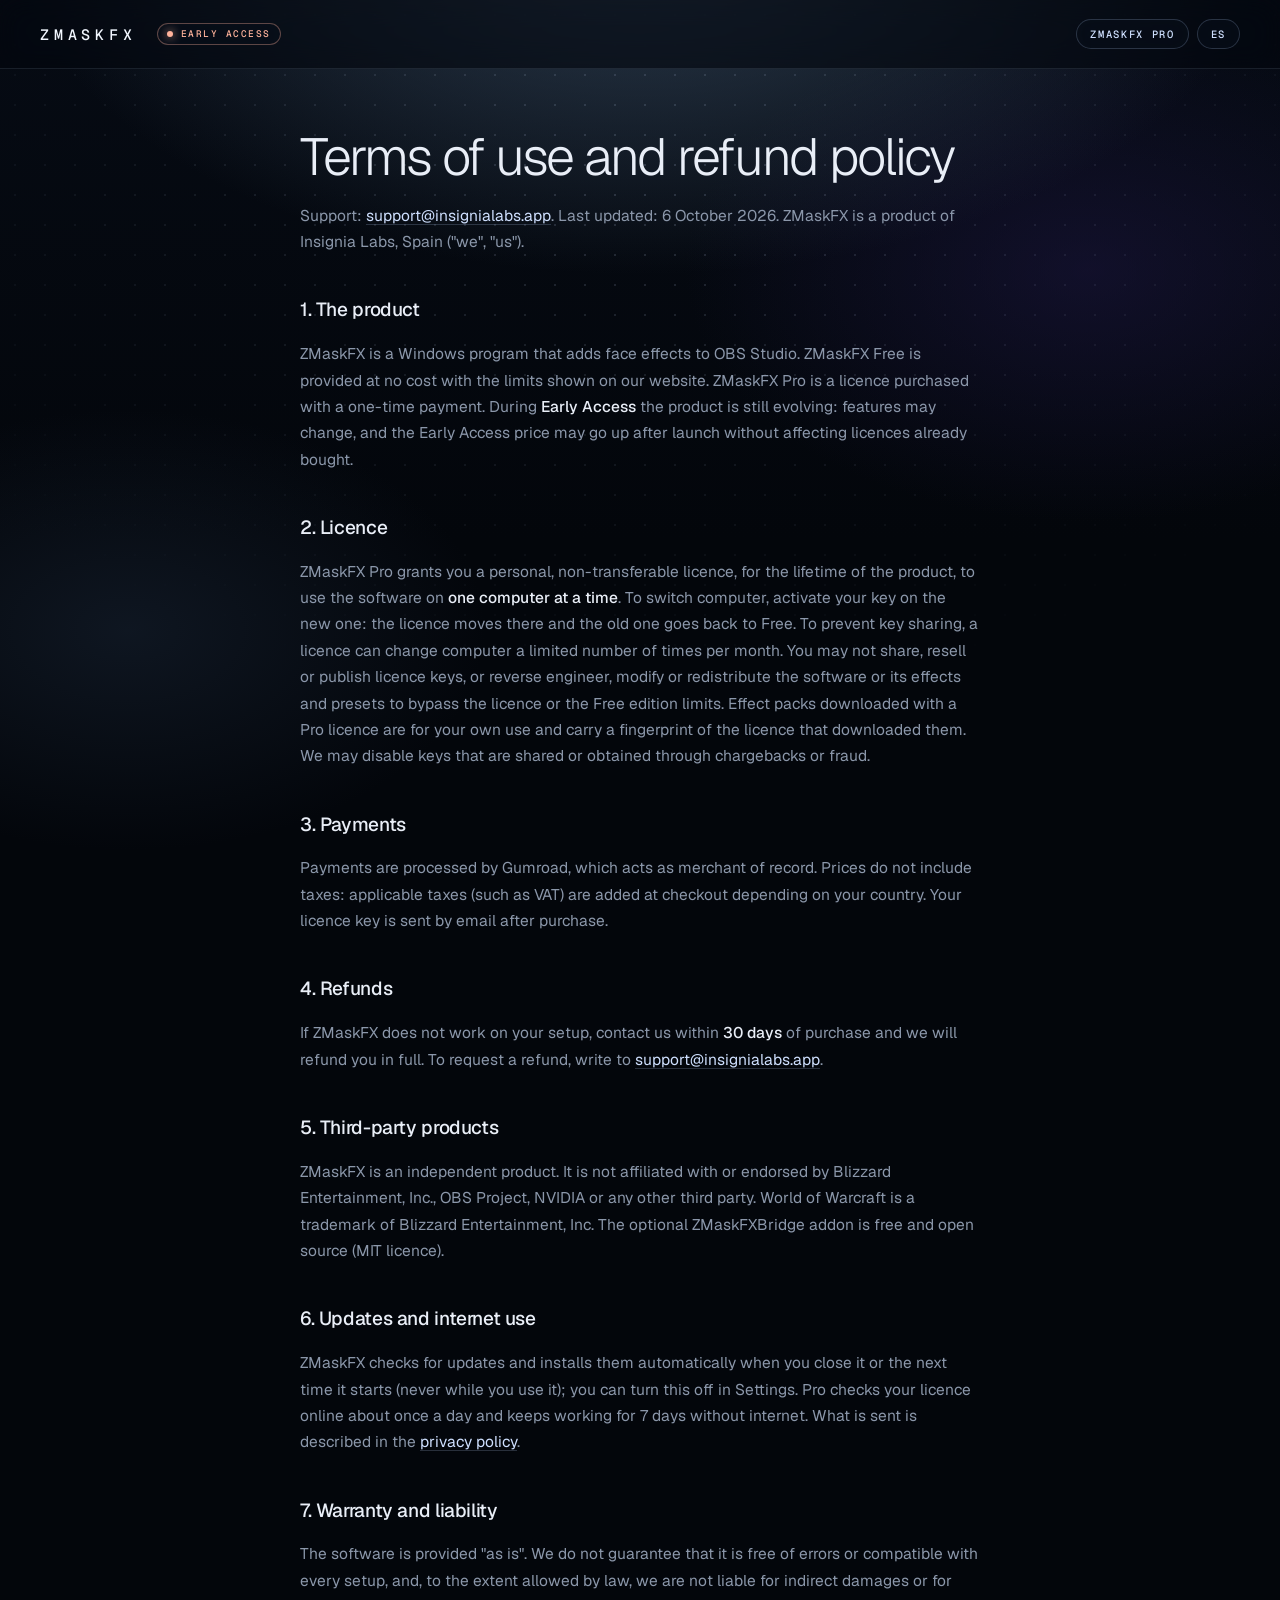
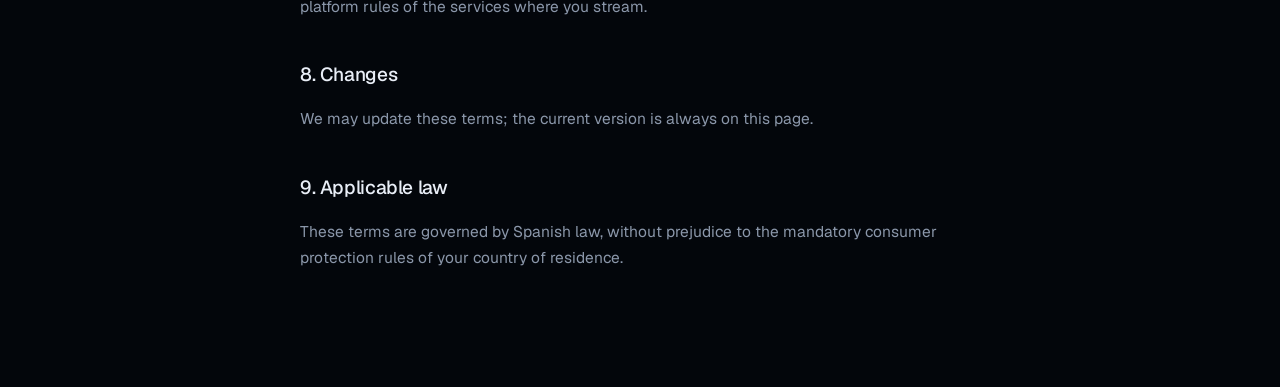
<file: terms.html>
<!doctype html>
<html lang="en"><head><meta charset="utf-8">
<meta http-equiv="Content-Security-Policy" content="default-src 'none'; script-src 'sha256-U2+p1nMahJd3QRdFjmRpUuW8YnYB/mPqsKAwZuEaYhc='; style-src 'self' 'unsafe-inline'; img-src 'self'; media-src 'self'; font-src 'self'; connect-src 'none'; base-uri 'none'; form-action 'none'; object-src 'none'; upgrade-insecure-requests">
<meta name="referrer" content="strict-origin-when-cross-origin">
<meta name="viewport" content="width=device-width,initial-scale=1">
<title>Terms and refunds - ZMaskFX</title><link rel="icon" href="favicon.svg?v=3" type="image/svg+xml"><link rel="icon" href="favicon.ico?v=3" sizes="any"><link rel="stylesheet" href="style.css?v=19"></head>
<body>
<div class="atmos" aria-hidden="true"></div>
<header class="top scrolled"><div class="wrap">
  <a class="brand" href="index.html" aria-label="ZMaskFX"><b>ZMASKFX</b></a>
  <span class="pill badge"><span class="dot"></span>Early Access</span>
  <nav aria-label="Main"><a class="pill" href="index.html#pricing">ZMaskFX Pro</a><button class="pill" id="lang" type="button" aria-label="Español / English">ES</button></nav>
</div></header>
<main class="doc">
<div data-lang="en">
<h1>Terms of use and refund policy</h1>
<p>Support: <a href="mailto:support@insignialabs.app">support@insignialabs.app</a>. Last updated: 6 October 2026. ZMaskFX is a product of Insignia Labs, Spain ("we", "us").</p>

<h2>1. The product</h2>
<p>ZMaskFX is a Windows program that adds face effects to OBS Studio. ZMaskFX Free is provided at no cost with the limits shown on our website.
ZMaskFX Pro is a licence purchased with a one-time payment. During <strong>Early Access</strong> the product is still evolving: features may change,
and the Early Access price may go up after launch without affecting licences already bought.</p>

<h2>2. Licence</h2>
<p>ZMaskFX Pro grants you a personal, non-transferable licence, for the lifetime of the product, to use the software on <strong>one computer at a time</strong>.
To switch computer, activate your key on the new one: the licence moves there and the old one goes back to Free. To prevent key sharing, a licence can change computer a limited number of times per month. You may not share, resell or publish licence keys,
or reverse engineer, modify or redistribute the software or its effects and presets to bypass the licence or the Free edition limits.
Effect packs downloaded with a Pro licence are for your own use and carry a fingerprint of the licence that downloaded them.
We may disable keys that are shared or obtained through chargebacks or fraud.</p>

<h2>3. Payments</h2>
<p>Payments are processed by Gumroad, which acts as merchant of record. Prices do not include taxes: applicable taxes (such as VAT) are added at checkout depending on your country.
Your licence key is sent by email after purchase.</p>

<h2>4. Refunds</h2>
<p>If ZMaskFX does not work on your setup, contact us within <strong>30 days</strong> of purchase and we will refund you in full.
To request a refund, write to <a href="mailto:support@insignialabs.app">support@insignialabs.app</a>.</p>

<h2>5. Third-party products</h2>
<p>ZMaskFX is an independent product. It is not affiliated with or endorsed by Blizzard Entertainment, Inc., OBS Project, NVIDIA or any other third party.
World of Warcraft is a trademark of Blizzard Entertainment, Inc. The optional ZMaskFXBridge addon is free and open source (MIT licence).</p>

<h2>6. Updates and internet use</h2>
<p>ZMaskFX checks for updates and installs them automatically when you close it or the next time it starts (never while you use it); you can turn this off in Settings.
Pro checks your licence online about once a day and keeps working for 7 days without internet. What is sent is described in the <a href="privacy.html">privacy policy</a>.</p>

<h2>7. Warranty and liability</h2>
<p>The software is provided "as is". We do not guarantee that it is free of errors or compatible with every setup, and, to the extent allowed by law,
we are not liable for indirect damages or for platform rules of the services where you stream.</p>

<h2>8. Changes</h2>
<p>We may update these terms; the current version is always on this page.</p>
<h2>9. Applicable law</h2>
<p>These terms are governed by Spanish law, without prejudice to the mandatory consumer protection rules of your country of residence.</p>
</div>

<div data-lang="es" hidden>
<h1>Términos de uso y política de reembolsos</h1>
<p>Soporte: <a href="mailto:support@insignialabs.app">support@insignialabs.app</a>. Última actualización: 6 de octubre de 2026. ZMaskFX es un producto de Insignia Labs, España ("nosotros").</p>

<h2>1. El producto</h2>
<p>ZMaskFX es un programa para Windows que añade efectos faciales a OBS Studio. ZMaskFX Free se ofrece sin coste, con los límites indicados en nuestra web.
ZMaskFX Pro es una licencia que se compra con un pago único. Durante el <strong>Early Access</strong> el producto sigue evolucionando: las funciones pueden cambiar
y el precio de Early Access puede subir tras el lanzamiento, sin afectar a las licencias ya compradas.</p>

<h2>2. Licencia</h2>
<p>ZMaskFX Pro te concede una licencia personal e intransferible, durante toda la vida del producto, para usar el programa en <strong>un ordenador a la vez</strong>.
Para cambiar de ordenador, activa tu clave en el nuevo: la licencia se mueve a él y el antiguo vuelve a Free. Para evitar que se compartan claves, una licencia puede cambiar de ordenador un número limitado de veces al mes. No puedes compartir, revender ni publicar claves de licencia,
ni aplicar ingeniería inversa, modificar o redistribuir el programa, sus efectos o sus presets para saltarte la licencia o los límites de la edición Free.
Los packs de efectos descargados con una licencia Pro son para tu uso personal y llevan una huella de la licencia que los descargó.
Podemos desactivar las claves que se compartan o que se obtengan mediante contracargos o fraude.</p>

<h2>3. Pagos</h2>
<p>Los pagos los procesa Gumroad, que actúa como vendedor oficial (merchant of record). Los precios no incluyen impuestos: los impuestos aplicables (como el IVA) se suman al pagar según tu país.
La clave de licencia se envía por correo electrónico tras la compra.</p>

<h2>4. Reembolsos</h2>
<p>Si ZMaskFX no funciona en tu equipo, contáctanos en los <strong>30 días</strong> posteriores a la compra y te devolveremos el importe completo.
Para pedir el reembolso, escribe a <a href="mailto:support@insignialabs.app">support@insignialabs.app</a>.</p>

<h2>5. Productos de terceros</h2>
<p>ZMaskFX es un producto independiente. No está afiliado ni respaldado por Blizzard Entertainment, Inc., OBS Project, NVIDIA ni ningún otro tercero.
World of Warcraft es una marca de Blizzard Entertainment, Inc. El addon opcional ZMaskFXBridge es gratuito y de código abierto (licencia MIT).</p>

<h2>6. Actualizaciones y uso de internet</h2>
<p>ZMaskFX busca actualizaciones y las instala automáticamente al cerrarlo o la próxima vez que se inicia (nunca mientras lo usas); puedes desactivarlo en Ajustes.
Pro comprueba tu licencia en línea aproximadamente una vez al día y sigue funcionando 7 días sin internet. Lo que se envía está descrito en la <a href="privacy.html">política de privacidad</a>.</p>

<h2>7. Garantía y responsabilidad</h2>
<p>El programa se ofrece "tal cual". No garantizamos que esté libre de errores ni que sea compatible con todos los equipos y, en la medida que permita la ley,
no respondemos de daños indirectos ni de las normas de las plataformas donde hagas stream.</p>

<h2>8. Cambios</h2>
<p>Podemos actualizar estos términos; la versión vigente es siempre la de esta página.</p>
<h2>9. Ley aplicable</h2>
<p>Estos términos se rigen por la ley española, sin perjuicio de las normas imperativas de protección de consumidores de tu país de residencia.</p>
</div>
</main>
<script>
// Mismo idioma que la página principal (clave maskfx_lang; si no hay, el del navegador).
const TITLES = {en: 'Terms and refunds - ZMaskFX', es: 'Términos y reembolsos - ZMaskFX'};
function setLang(l){
  document.documentElement.lang = l;
  document.querySelectorAll('[data-lang]').forEach(n => { n.hidden = n.dataset.lang !== l; });
  document.getElementById('lang').textContent = l === 'es' ? 'EN' : 'ES';
  document.title = TITLES[l];
  try { localStorage.setItem('maskfx_lang', l); } catch (e) { /* sin almacenamiento */ }
}
document.getElementById('lang').onclick = () => setLang(document.documentElement.lang === 'es' ? 'en' : 'es');
let saved = null; try { saved = localStorage.getItem('maskfx_lang'); } catch (e) { /* sin almacenamiento */ }
if (saved === 'es' || (!saved && navigator.language && navigator.language.toLowerCase().startsWith('es'))) setLang('es');
</script>
</body></html>
</file>
<file: style.css>
/* ZMaskFX web v2 ("halo"): cámara de proyección con anillos de luz, malla triangulada y UI tipo HUD. */
@font-face{font-family:"Geist";src:url(fonts/geist-latin.woff2) format("woff2");font-weight:300 700;font-display:swap}
@font-face{font-family:"Geist Mono";src:url(fonts/geist-mono-latin.woff2) format("woff2");font-weight:400 500;font-display:swap}

:root{
  /* Color */
  --ink-0:#03060b;--ink-1:#060b14;--ink-2:#0a1220;--ink-3:#101b2c;
  --slate:#3b4f64;--slate-2:#24344a;
  --indigo:#1c1640;
  --ice:#f2f7ff;--ice-2:#cfe0ff;--glow:#8fb8ff;--glow-2:#4f7fd9;
  --peach:#ffb39c;--peach-2:#ff8a73;
  --tx:#e9eef7;--mut:#8b97aa;--dim:#5b6679;
  --line:rgba(190,212,255,.11);--line-2:rgba(190,212,255,.2);--glass:rgba(14,24,40,.55);--glass-2:rgba(255,255,255,.035);
  --ok:#9fe6c4;--warn:#f5c46b;--bad:#ff7d8c;--pro-1:#ffe08a;--pro-2:#f0b43c;--pro-3:#d18a1f;--pro-ink:#2b1a00;--black:#000;--white:#fff;
  /* Tipo */
  --f-sans:"Geist",system-ui,-apple-system,"Segoe UI",sans-serif;
  --f-mono:"Geist Mono",ui-monospace,"Cascadia Mono",Consolas,monospace;
  /* Ritmo */
  --r-lg:28px;--r-md:18px;--r-sm:12px;--maxw:1180px;--gut:clamp(16px,4vw,40px);
  --ease:cubic-bezier(.16,1,.3,1);
}
*{box-sizing:border-box}
html{scroll-behavior:smooth;-webkit-text-size-adjust:100%}
body{margin:0;background:var(--ink-0);color:var(--tx);font:16px/1.6 var(--f-sans);-webkit-font-smoothing:antialiased;overflow-x:hidden}
a{color:inherit}
::selection{background:var(--glow-2);color:var(--white)}
:focus-visible{outline:2px solid var(--glow);outline-offset:3px;border-radius:6px}
.wrap{max-width:var(--maxw);margin:0 auto;padding:0 var(--gut)}
.sr{position:absolute;width:1px;height:1px;overflow:hidden;clip:rect(0 0 0 0);white-space:nowrap}

/* Atmósfera fija: pizarra arriba, tinta abajo, rejilla de puntos que se desvanece */
.atmos{position:fixed;inset:0;z-index:-1;pointer-events:none;
  background:
    radial-gradient(70% 55% at 50% -8%,rgba(59,79,100,.75),transparent 70%),
    radial-gradient(45% 40% at 85% 30%,rgba(28,22,64,.55),transparent 70%),
    radial-gradient(40% 35% at 10% 70%,rgba(36,52,74,.35),transparent 70%),
    linear-gradient(180deg,var(--ink-1),var(--ink-0) 60%)}
.atmos::after{content:"";position:absolute;inset:0;
  background-image:radial-gradient(circle at center,rgba(207,224,255,.16) 1px,transparent 1.4px);background-size:30px 30px;
  -webkit-mask-image:radial-gradient(80% 70% at 50% 20%,var(--black),transparent 85%);mask-image:radial-gradient(80% 70% at 50% 20%,var(--black),transparent 85%)}

/* HUD: etiquetas y pastillas */
.mono{font-family:var(--f-mono);text-transform:uppercase;letter-spacing:.18em;font-size:10.5px;line-height:1.4}
.pill{display:inline-flex;align-items:center;gap:8px;height:30px;padding:0 13px;border-radius:999px;border:1px solid var(--line-2);
  background:rgba(10,18,32,.45);-webkit-backdrop-filter:blur(10px);backdrop-filter:blur(10px);color:var(--ice-2);
  font:500 10.5px/1 var(--f-mono);letter-spacing:.16em;text-transform:uppercase;text-decoration:none;cursor:pointer;white-space:nowrap;
  transition:background .3s var(--ease),color .3s var(--ease),border-color .3s var(--ease),box-shadow .3s var(--ease)}
.pill:hover{border-color:rgba(242,247,255,.45);color:var(--ice)}
.pill[aria-selected=true],.pill.on{background:var(--ice);color:var(--ink-1);border-color:var(--ice);
  box-shadow:0 0 0 1px rgba(242,247,255,.35),0 0 18px rgba(143,184,255,.55),0 0 42px rgba(143,184,255,.25)}
.pill .dot{width:6px;height:6px;border-radius:50%;background:var(--peach);box-shadow:0 0 10px var(--peach)}

/* Cabecera */
.top{position:fixed;inset:0 0 auto;z-index:20;transition:background .4s var(--ease),border-color .4s var(--ease);border-bottom:1px solid transparent}
.top.scrolled{background:rgba(4,8,14,.62);-webkit-backdrop-filter:blur(14px) saturate(1.2);backdrop-filter:blur(14px) saturate(1.2);border-color:var(--line)}
.top .wrap{display:flex;align-items:center;gap:16px;height:68px;max-width:none}
.brand{display:grid;gap:3px;text-decoration:none}
.brand b{font:500 15px/1 var(--f-mono);letter-spacing:.32em;color:var(--ice)}
.badge{margin-left:4px;height:22px;padding:0 9px;font-size:9.5px;color:var(--peach);border-color:rgba(255,179,156,.35)}
.top nav{margin-left:auto;display:flex;gap:8px;align-items:center}
@media(max-width:820px){.top nav .hide-sm{display:none}.badge{display:none}}

/* Botones */
.btn{position:relative;display:inline-flex;align-items:center;justify-content:center;gap:10px;height:50px;padding:0 26px;border-radius:999px;
  font:500 15px/1 var(--f-sans);letter-spacing:-.005em;text-decoration:none;cursor:pointer;border:1px solid transparent;
  transition:transform .35s var(--ease),box-shadow .35s var(--ease),background .35s var(--ease),border-color .35s var(--ease)}
.btn svg{width:16px;height:16px;fill:none;stroke:currentColor;stroke-width:1.8;stroke-linecap:round;stroke-linejoin:round;transition:transform .35s var(--ease)}
.btn:hover svg{transform:translateX(3px)}
.btn.pri{background:var(--ice);color:var(--ink-1);box-shadow:0 0 0 1px rgba(242,247,255,.4),0 0 24px rgba(143,184,255,.45),0 12px 40px -10px rgba(143,184,255,.6)}
.btn.pri:hover{transform:translateY(-1px);box-shadow:0 0 0 1px rgba(242,247,255,.6),0 0 34px rgba(143,184,255,.7),0 16px 50px -10px rgba(143,184,255,.8)}
.btn.sec{background:var(--glass-2);border-color:var(--line-2);color:var(--ice-2);-webkit-backdrop-filter:blur(10px);backdrop-filter:blur(10px)}
.btn.sec:hover{border-color:rgba(242,247,255,.45);color:var(--ice)}
.btn[aria-disabled=true]{opacity:.55;cursor:default;box-shadow:none;transform:none}

/* Hero */
.hero{padding:clamp(120px,16vh,170px) 0 0;text-align:center;position:relative}
.eyebrow{display:inline-flex;align-items:center;gap:10px;color:var(--ice-2);margin:0 0 26px}
.eyebrow i{width:14px;height:14px;border-radius:50%;border:1.5px solid var(--ice);box-shadow:0 0 8px var(--glow),inset 0 0 6px var(--glow)}
.hero h1{margin:0 auto;max-width:19ch;font-weight:300;font-size:clamp(40px,6.2vw,84px);line-height:.98;letter-spacing:-.045em}
.grad{background:linear-gradient(180deg,var(--white) 10%,var(--ice-2) 45%,var(--glow) 80%,var(--glow-2));-webkit-background-clip:text;background-clip:text;color:transparent}
.hero h1 span{text-wrap:balance}
.hero h1 .soft{display:block;color:var(--mut);-webkit-text-fill-color:currentColor}
.lead{max-width:600px;margin:26px auto 34px;color:var(--mut);font-size:clamp(16px,1.6vw,18.5px);line-height:1.6}
.cta{display:flex;gap:12px;justify-content:center;flex-wrap:wrap}
.req{margin:18px 0 0;color:var(--dim)}

/* Escenario: cámara de proyección */
.stage{position:relative;margin:clamp(56px,8vw,90px) auto 0;max-width:1240px;aspect-ratio:16/9;border-radius:var(--r-lg);overflow:hidden;isolation:isolate;
  background:
    radial-gradient(38% 46% at 50% 50%,rgba(40,32,96,.55),transparent 70%),
    radial-gradient(70% 60% at 50% 110%,rgba(79,127,217,.22),transparent 70%),
    radial-gradient(120% 90% at 50% 40%,var(--ink-3),var(--ink-1) 70%);
  border:1px solid var(--line);
  box-shadow:0 0 0 1px rgba(0,0,0,.6),0 60px 140px -50px rgba(79,127,217,.45),0 30px 80px -40px rgba(0,0,0,.9)}
.stage::before{content:"";position:absolute;inset:0;z-index:0;pointer-events:none;
  background-image:radial-gradient(circle at center,rgba(207,224,255,.22) 1px,transparent 1.5px);background-size:26px 26px;
  -webkit-mask-image:linear-gradient(90deg,var(--black) 0 18%,transparent 34% 66%,var(--black) 82%);mask-image:linear-gradient(90deg,var(--black) 0 18%,transparent 34% 66%,var(--black) 82%);opacity:.75}
.stage::after{content:"";position:absolute;inset:0;z-index:6;pointer-events:none;border-radius:inherit;
  box-shadow:inset 0 1px 0 rgba(255,255,255,.06),inset 0 0 120px rgba(0,0,0,.55)}
.core{position:absolute;left:50%;top:52%;width:34%;aspect-ratio:1;transform:translate(-50%,-50%);z-index:1;border-radius:50%;pointer-events:none;
  background:radial-gradient(closest-side,rgba(255,179,156,.28),rgba(255,138,115,.08) 55%,transparent)}
.proj{position:absolute;left:50%;top:50%;width:46%;transform:translate(-50%,-50%);z-index:3;aspect-ratio:760/476;
  -webkit-mask-image:radial-gradient(50% 54% at 50% 44%,var(--black) 46%,transparent 100%),linear-gradient(180deg,var(--black) 72%,transparent 97%);
  mask-image:radial-gradient(50% 54% at 50% 44%,var(--black) 46%,transparent 100%),linear-gradient(180deg,var(--black) 72%,transparent 97%);
  -webkit-mask-composite:source-in;mask-composite:intersect}
.proj video{display:block;width:100%;height:100%;object-fit:cover;transition:opacity .45s var(--ease)}
.proj.swap video{opacity:.15}

/* Anillo de luz entero en 2 piezas sueltas en el escenario: la mitad trasera (detrás de la cara) y la delantera (delante).
   La caja lleva 70px de margen para que la máscara no corte el resplandor. */
.ring{--w:56%;position:absolute;left:50%;width:var(--w);aspect-ratio:3.4/1;box-sizing:content-box;padding:70px;transform:translateX(-50%);pointer-events:none}
.ring::before{content:"";position:absolute;inset:70px;border-radius:50%;border:3px solid var(--ice);
  box-shadow:0 0 3px var(--white),0 0 12px var(--glow),0 0 34px rgba(143,184,255,.7),0 0 70px rgba(143,184,255,.35),
    inset 0 0 2px var(--white),inset 0 0 7px var(--glow)}
/* La mitad trasera se apaga un poco hacia el fondo y se corta en el centro: la figura la tapa y no se ve a través del cuello */
.ring.back{clip-path:inset(0 0 50% 0);z-index:2;
  -webkit-mask-image:linear-gradient(180deg,rgba(0,0,0,.55) 14%,var(--black) 50%),linear-gradient(90deg,var(--black) 0 31%,transparent 37% 63%,var(--black) 69%);-webkit-mask-composite:source-in;
  mask-image:linear-gradient(180deg,rgba(0,0,0,.55) 14%,var(--black) 50%),linear-gradient(90deg,var(--black) 0 31%,transparent 37% 63%,var(--black) 69%);mask-composite:intersect}
.ring.front{clip-path:inset(50% 0 0 0);z-index:4}
.ring.b{--w:62%;bottom:calc(14% - 70px)}
.floor{position:absolute;left:50%;bottom:-6%;width:70%;height:22%;transform:translateX(-50%);z-index:1;pointer-events:none;
  background:radial-gradient(50% 50% at 50% 50%,rgba(143,184,255,.28),transparent 70%)}
@media(prefers-reduced-motion:no-preference){
  .ring::before{animation:hum 5s ease-in-out infinite}
  @keyframes hum{0%,100%{opacity:1}50%{opacity:.8}}
}

/* HUD del escenario */
.hud{position:absolute;z-index:7;display:flex;gap:8px;align-items:center}
.hud-tl{top:22px;left:24px;display:grid;gap:6px;justify-items:start}
.hud-tl b{font:500 14px/1 var(--f-mono);letter-spacing:.3em;color:var(--ice)}
.hud-tl span{color:var(--dim);font-size:9.5px}
.hud-tl .tag{height:20px;padding:0 8px;font-size:9px;margin-top:4px}
.hud-tr{top:20px;right:22px}
.hud-tr .pill{height:26px;padding:0 11px;font-size:9.5px}
/* Flechas laterales para cambiar de efecto (también con ← → del teclado) */
.fx-arrow{position:absolute;z-index:7;top:50%;width:46px;height:46px;transform:translateY(-50%);display:grid;place-items:center;padding:0;border-radius:50%;cursor:pointer;
  border:1px solid var(--line-2);background:rgba(10,18,32,.45);-webkit-backdrop-filter:blur(10px);backdrop-filter:blur(10px);color:var(--ice-2);
  transition:background .3s var(--ease),color .3s var(--ease),border-color .3s var(--ease),box-shadow .3s var(--ease),transform .3s var(--ease)}
.fx-arrow svg{width:18px;height:18px;fill:none;stroke:currentColor;stroke-width:1.8;stroke-linecap:round;stroke-linejoin:round}
.fx-arrow.prev{left:22px}.fx-arrow.next{right:22px}
.fx-arrow:hover{background:var(--ice);color:var(--ink-1);border-color:var(--ice);box-shadow:0 0 0 1px rgba(242,247,255,.35),0 0 18px rgba(143,184,255,.55),0 0 42px rgba(143,184,255,.25)}
.fx-arrow:active{transform:translateY(-50%) scale(.94)}
.chips{position:absolute;z-index:7;left:50%;bottom:22px;transform:translateX(-50%);display:flex;gap:6px;max-width:calc(100% - 32px);
  overflow-x:auto;scrollbar-width:none;padding:4px}
.chips::-webkit-scrollbar{display:none}
.chips .pill{height:28px;padding:0 12px;font-size:9.5px;flex:none}
.live{display:inline-block;width:6px;height:6px;border-radius:50%;background:var(--peach);box-shadow:0 0 10px var(--peach)}
@media(prefers-reduced-motion:no-preference){.live{animation:blink 1.6s steps(2,end) infinite}@keyframes blink{50%{opacity:.25}}}
@media(max-width:980px){.proj{width:58%}.ring.b{--w:72%}}
@media(max-width:640px){.fx-arrow{width:38px;height:38px}.fx-arrow.prev{left:10px}.fx-arrow.next{right:10px}}
@media(max-width:640px){
  .stage{aspect-ratio:4/5;border-radius:22px;margin-left:calc(var(--gut) * -.5);margin-right:calc(var(--gut) * -.5)}
  .proj{width:92%;top:47%}
  .ring.b{--w:96%;bottom:calc(19% - 70px)}
  .hud-tr{display:none}.hud-tl{top:16px;left:16px}
  .chips{left:0;right:0;transform:none;max-width:none;justify-content:flex-start;padding:4px 16px;bottom:16px}
}

/* Secciones */
section{position:relative;padding:clamp(90px,12vw,150px) 0 0;overflow-x:clip}
.head{display:grid;gap:16px;max-width:720px;margin:0 0 clamp(36px,5vw,56px)}
.head.c{margin-left:auto;margin-right:auto;text-align:center;justify-items:center}
.label{display:inline-flex;align-items:center;gap:10px;color:var(--glow)}
.label::before{content:"";width:18px;height:1px;background:linear-gradient(90deg,transparent,var(--glow))}
.head h2,.game .head h3{margin:0;font-weight:300;font-size:clamp(32px,4.6vw,58px);line-height:1.02;letter-spacing:-.04em}
.head p{margin:0;color:var(--mut);font-size:clamp(15.5px,1.4vw,17.5px)}

/* Tarjetas de cristal con foco que sigue al ratón */
.glass{position:relative;border-radius:var(--r-md);background:linear-gradient(180deg,rgba(20,32,52,.55),rgba(8,14,24,.55));border:1px solid var(--line);
  -webkit-backdrop-filter:blur(12px);backdrop-filter:blur(12px);overflow:hidden;
  transition:border-color .4s var(--ease),transform .5s var(--ease)}
.glass::before{content:"";position:absolute;inset:0;pointer-events:none;opacity:0;transition:opacity .4s var(--ease);
  background:radial-gradient(360px circle at var(--mx,50%) var(--my,50%),rgba(143,184,255,.14),transparent 60%)}
.glass::after{content:"";position:absolute;inset:0;border-radius:inherit;padding:1px;pointer-events:none;opacity:0;transition:opacity .4s var(--ease);
  background:radial-gradient(260px circle at var(--mx,50%) var(--my,50%),rgba(242,247,255,.55),transparent 60%);
  -webkit-mask:linear-gradient(var(--black) 0 0) content-box,linear-gradient(var(--black) 0 0);-webkit-mask-composite:xor;
  mask:linear-gradient(var(--black) 0 0) content-box exclude,linear-gradient(var(--black) 0 0)}
.glass:hover::before,.glass:hover::after{opacity:1}
.glass:hover{border-color:var(--line-2)}

/* Resplandores de ambiente por sección (solo decoran, no capturan el ratón) */
#effects::before,#how::before,#pricing::before{content:"";position:absolute;z-index:-1;pointer-events:none;border-radius:50%}
#effects::before{left:-12%;top:4%;width:60%;height:70%;background:radial-gradient(closest-side,rgba(59,79,100,.42),transparent)}
#how::before{right:-14%;top:10%;width:58%;height:80%;background:radial-gradient(closest-side,rgba(28,22,64,.75),transparent)}
#pricing::before{left:50%;top:18%;width:min(1100px,140%);aspect-ratio:3.4/1;transform:translateX(-50%);border:2px solid rgba(242,247,255,.32);
  box-shadow:0 0 10px rgba(143,184,255,.5),0 0 60px rgba(143,184,255,.25),inset 0 0 40px rgba(143,184,255,.12);
  -webkit-mask-image:linear-gradient(180deg,transparent 8%,var(--black) 40%,transparent 92%);mask-image:linear-gradient(180deg,transparent 8%,var(--black) 40%,transparent 92%)}
#pricing::after{content:"";position:absolute;z-index:-1;left:50%;top:30%;width:80%;height:60%;transform:translateX(-50%);pointer-events:none;
  background:radial-gradient(closest-side,rgba(79,127,217,.22),transparent)}
main{position:relative;z-index:0}

/* Efectos: tarjetas apiladas con texto a la izquierda y visual a la derecha */
.stack{display:grid;gap:14px;grid-auto-rows:1fr}
.glyph{position:absolute;top:50%;left:50%;width:84px;height:84px;transform:translate(-50%,-50%);border-radius:50%;display:grid;place-items:center;
  border:1px solid var(--line-2);background:radial-gradient(circle at 50% 30%,rgba(143,184,255,.18),transparent 70%)}
.glyph svg{width:38px;height:38px;fill:none;stroke:var(--ice);stroke-width:1.4;stroke-linecap:round;stroke-linejoin:round;filter:drop-shadow(0 0 6px rgba(143,184,255,.8))}

/* Pasos: una secuencia real, unida por una línea de luz */
.steps{list-style:none;padding:0;margin:0;position:relative;display:grid;grid-template-columns:repeat(3,1fr);gap:14px;counter-reset:s}
.steps::before{content:"";position:absolute;left:8%;right:8%;top:27px;height:1px;
  background:linear-gradient(90deg,transparent,var(--glow) 20%,var(--ice) 50%,var(--glow) 80%,transparent);opacity:.55;box-shadow:0 0 12px var(--glow)}
.step{padding:76px 26px 28px;text-align:left}
.step::marker{content:none}
.node{position:absolute;top:16px;left:26px;width:22px;height:22px;border-radius:50%;border:2px solid var(--ice);background:var(--ink-1);
  box-shadow:0 0 10px var(--glow),inset 0 0 6px var(--glow);display:grid;place-items:center;font:500 9px/1 var(--f-mono);color:var(--ice);z-index:1}
.step h3{margin:0 0 8px;font-weight:500;font-size:19px;letter-spacing:-.02em}
.step p{margin:0;color:var(--mut);font-size:14.5px}
.traits{display:grid;grid-template-columns:repeat(3,1fr);gap:0;margin-top:clamp(40px,5vw,64px);border-top:1px solid var(--line)}
.trait{padding:28px 26px 0 0}
.trait + .trait{padding-left:26px;border-left:1px solid var(--line)}
.trait .mono{color:var(--glow);display:block;margin-bottom:12px}
.trait h3{margin:0 0 8px;font-weight:500;font-size:18px;letter-spacing:-.02em}
.trait p{margin:0;color:var(--mut);font-size:14.5px}
@media(max-width:860px){.steps,.traits{grid-template-columns:1fr}.steps::before{left:37px;right:auto;top:8%;bottom:8%;width:1px;height:auto;background:linear-gradient(180deg,transparent,var(--glow),transparent)}
  .trait,.trait + .trait{padding:24px 0;border-left:0;border-bottom:1px solid var(--line)}}

/* Juego */
.game{display:grid;grid-template-columns:1.1fr .9fr;gap:0;align-items:stretch;padding:0}
.game.rev{grid-template-columns:.9fr 1.1fr}
.game.rev .vis{order:-1;border-left:0;border-right:1px solid var(--line)}
.game .txt{padding:clamp(28px,4vw,52px)}
.game .txt .head{margin-bottom:0}
.game .vis{position:relative;min-height:300px;border-left:1px solid var(--line);overflow:hidden;
  background:radial-gradient(50% 50% at 50% 55%,rgba(255,179,156,.16),transparent 70%),radial-gradient(80% 80% at 50% 50%,var(--ink-3),var(--ink-1))}
.game .vis::before{content:"";position:absolute;inset:0;background-image:radial-gradient(circle,rgba(207,224,255,.2) 1px,transparent 1.5px);background-size:22px 22px;
  -webkit-mask-image:radial-gradient(closest-side,var(--black),transparent);mask-image:radial-gradient(closest-side,var(--black),transparent)}
.flow{position:absolute;left:50%;top:50%;width:min(88%,400px);height:auto;transform:translate(-50%,-50%);overflow:visible}
.flow .arrow{fill:none;stroke:var(--ice);stroke-width:2.2;stroke-linecap:round;stroke-linejoin:round;filter:drop-shadow(0 0 6px rgba(143,184,255,.7))}
.flow .pk{fill:var(--white);opacity:0;transform-box:fill-box}
@media(prefers-reduced-motion:no-preference){.flow .pk{animation:send 2.6s var(--ease) infinite}.flow .pk.p2{animation-delay:1.3s}
  @keyframes send{0%{transform:translateX(0);opacity:0}20%{opacity:1}80%{opacity:1}100%{transform:translateX(118px);opacity:0}}}
@media(prefers-reduced-motion:reduce){.flow .pk{opacity:.9;transform:translateX(59px)}}
@media(max-width:820px){.game,.game.rev{grid-template-columns:1fr}.game .vis,.game.rev .vis{order:0;border-left:0;border-right:0;border-top:1px solid var(--line);min-height:240px}}

/* Precio */
.plans{display:grid;grid-template-columns:1fr 1fr;gap:14px;max-width:900px;margin:0 auto}
.plan{padding:34px 32px 30px;display:flex;flex-direction:column}
.plan h3{margin:0;font:500 11px/1 var(--f-mono);letter-spacing:.22em;text-transform:uppercase;color:var(--ice-2)}
.amt{margin:22px 0 4px;font-weight:300;font-size:64px;line-height:1;letter-spacing:-.05em}
.amt small{font:400 10.5px/1 var(--f-mono);letter-spacing:.16em;text-transform:uppercase;color:var(--mut);margin-left:6px;vertical-align:middle}
.plan ul{list-style:none;padding:0;margin:26px 0 30px;display:grid;gap:12px;flex:1}
.plan li{position:relative;padding-left:28px;color:var(--mut);font-size:15px;line-height:1.5}
.plan li::before{content:"";position:absolute;left:2px;top:6px;width:12px;height:12px;border-radius:50%;border:1.5px solid var(--glow);box-shadow:0 0 6px rgba(143,184,255,.6)}
.plan li.no::before{border-color:var(--dim);box-shadow:none;border-style:dashed}
.plan .btn{width:100%}
.plan.pro{border-color:transparent;background:linear-gradient(180deg,rgba(28,42,70,.7),rgba(10,16,28,.7))}
.plan.pro .halo{position:absolute;inset:-1px;border-radius:inherit;padding:1px;pointer-events:none;
  background:conic-gradient(from var(--a,0deg),transparent 0 50%,var(--glow) 66%,var(--ice) 75%,var(--peach) 84%,transparent 92%);
  -webkit-mask:linear-gradient(var(--black) 0 0) content-box,linear-gradient(var(--black) 0 0);-webkit-mask-composite:xor;
  mask:linear-gradient(var(--black) 0 0) content-box exclude,linear-gradient(var(--black) 0 0)}
.plan.pro .crown{position:absolute;right:-60px;top:-60px;width:220px;aspect-ratio:1;border-radius:50%;pointer-events:none;
  background:radial-gradient(closest-side,rgba(143,184,255,.35),transparent)}
.plan .ribbon{position:absolute;top:26px;right:26px;height:24px;font-size:9.5px}
@property --a{syntax:"<angle>";inherits:false;initial-value:0deg}
@media(prefers-reduced-motion:no-preference){.plan.pro .halo{animation:spin 6s linear infinite}@keyframes spin{to{--a:360deg}}}
.tax{margin:22px auto 0;text-align:center;color:var(--dim)}
@media(max-width:760px){.plans{grid-template-columns:1fr}}

/* Preguntas */
.faq{max-width:820px;margin:0 auto;border-top:1px solid var(--line)}
.faq details{border-bottom:1px solid var(--line)}
.faq summary{list-style:none;display:flex;align-items:center;justify-content:space-between;gap:20px;padding:24px 0;cursor:pointer;font-size:clamp(16px,1.6vw,18.5px);letter-spacing:-.01em}
.faq summary::-webkit-details-marker{display:none}
.faq summary::after{content:"";flex:none;width:26px;height:26px;border-radius:50%;border:1px solid var(--line-2);
  background:linear-gradient(var(--ice-2),var(--ice-2)) center/10px 1.5px no-repeat,linear-gradient(var(--ice-2),var(--ice-2)) center/1.5px 10px no-repeat;
  transition:transform .4s var(--ease),border-color .3s,box-shadow .3s}
.faq details[open] summary::after{transform:rotate(45deg);border-color:var(--glow);box-shadow:0 0 12px rgba(143,184,255,.5)}
.faq summary:hover::after{border-color:rgba(242,247,255,.45)}
.faq details p{margin:-6px 0 24px;color:var(--mut);max-width:66ch}
.faq a,.foot a{color:var(--ice-2);text-decoration:underline;text-decoration-color:var(--line-2);text-underline-offset:3px}

/* Cierre y pie */
.final{text-align:center;padding-bottom:clamp(60px,8vw,100px)}
.final .ring-solo{position:relative;width:min(430px,80%);aspect-ratio:3.4/1;margin:0;grid-area:1/1;transform:translateY(36px);border-radius:50%;border:3px solid var(--ice);pointer-events:none;
  box-shadow:0 0 4px var(--white),0 0 14px var(--glow),0 0 50px rgba(143,184,255,.55),0 0 110px rgba(143,184,255,.3),inset 0 0 7px var(--glow);
  -webkit-mask-image:linear-gradient(180deg,rgba(0,0,0,.18) 0 42%,var(--black) 62%);mask-image:linear-gradient(180deg,rgba(0,0,0,.18) 0 42%,var(--black) 62%)}
.final .ring-solo::after{content:"";position:absolute;left:10%;right:10%;top:60%;height:90%;border-radius:50%;
  background:radial-gradient(closest-side,rgba(143,184,255,.3),transparent)}
.final .wrap{display:grid;place-items:center}
.final h2{position:relative;z-index:1;grid-area:1/1;margin:0;font-weight:300;font-size:clamp(36px,6vw,76px);line-height:1;letter-spacing:-.045em}
.foot{border-top:1px solid var(--line);padding:40px 0 56px;color:var(--dim);font-size:13px}
.foot .row{display:flex;flex-wrap:wrap;gap:14px 28px;justify-content:space-between;align-items:flex-start}
.foot .links{display:flex;gap:22px;flex-wrap:wrap}
.foot .links a{color:var(--mut);text-decoration:none}.foot .links a:hover{color:var(--ice)}
.foot .legal{margin:22px 0 0;max-width:780px;font-size:12px;line-height:1.6}
.word{display:block;margin:44px 0 0;font:500 clamp(42px,14vw,190px)/.8 var(--f-mono);letter-spacing:.1em;text-align:center;
  background:linear-gradient(180deg,rgba(207,224,255,.16),transparent 85%);-webkit-background-clip:text;background-clip:text;color:transparent;user-select:none}

/* Aparición al hacer scroll (solo con JS y sin "reducir movimiento") */
@media(prefers-reduced-motion:no-preference){
  .js [data-rv]{opacity:0;transform:translateY(26px);transition:opacity 1s var(--ease),transform 1.1s var(--ease);transition-delay:var(--d,0s)}
  .js [data-rv].in{opacity:1;transform:none}
  .js .hero [data-rv]{transform:translateY(16px);filter:blur(6px);transition-property:opacity,transform,filter}
  .js .hero [data-rv].in{filter:none}
}

/* Páginas de texto (privacidad, términos) */
.doc{max-width:760px;margin:0 auto;padding:130px var(--gut) 100px}
.doc h1{margin:0 0 18px;font-weight:300;font-size:clamp(34px,5vw,52px);line-height:1.05;letter-spacing:-.04em;text-wrap:balance}
.doc h2{margin:40px 0 8px;font-weight:500;font-size:19px;letter-spacing:-.02em;color:var(--tx)}
.doc p,.doc li{color:var(--mut);font-size:15.5px;line-height:1.7}
.doc ul{padding-left:20px}
.doc strong{color:var(--tx);font-weight:500}
.doc a{color:var(--ice-2);text-decoration:underline;text-decoration-color:var(--line-2);text-underline-offset:3px}
</file>
